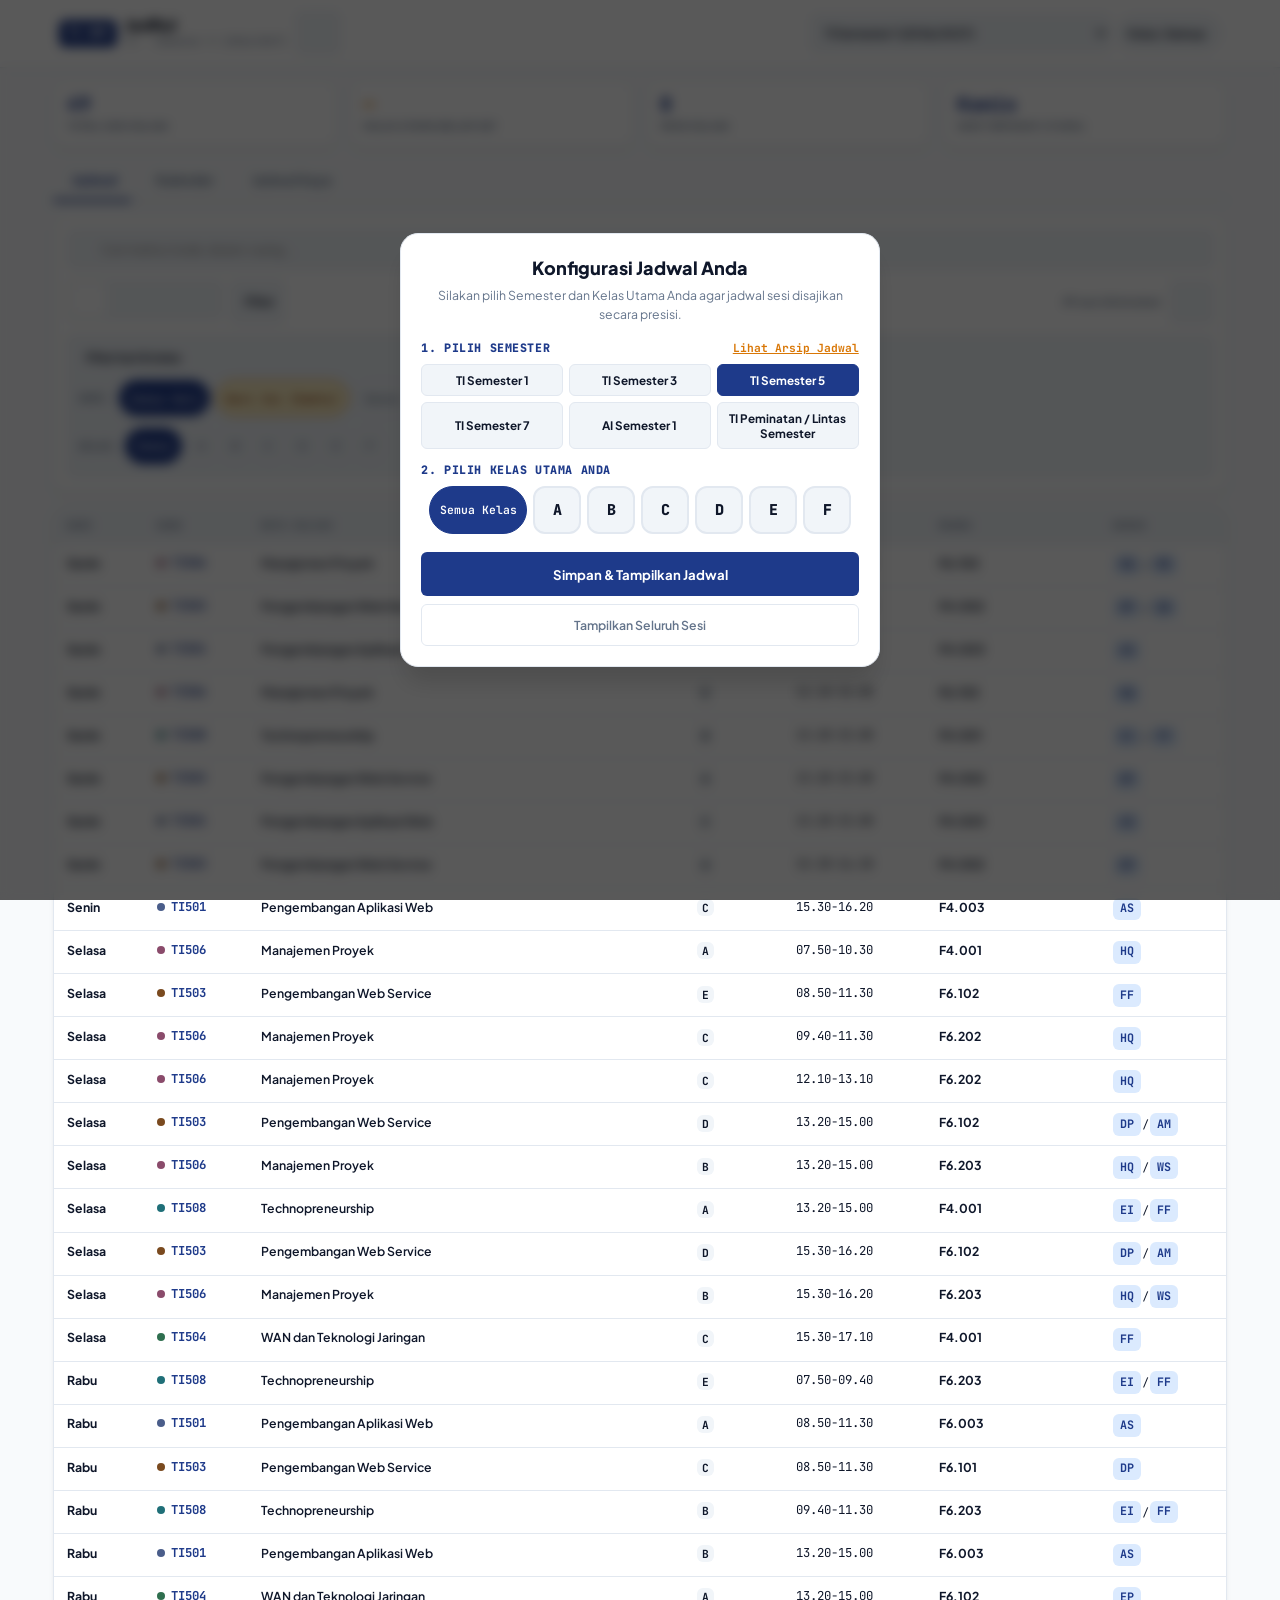
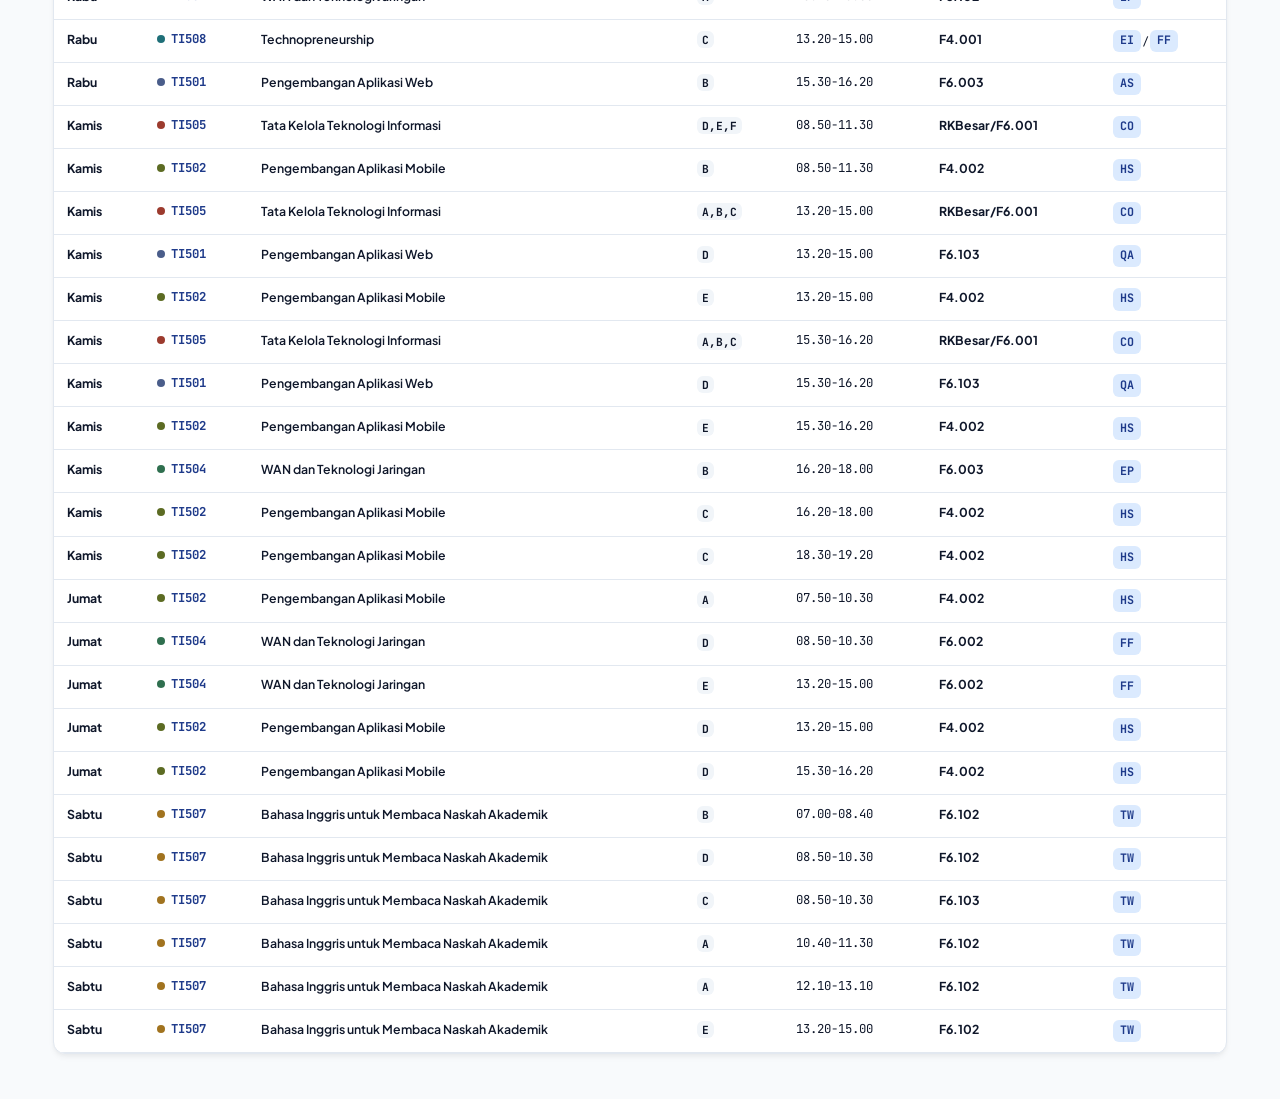
<file: index.html>
<!DOCTYPE html>
<html lang="id" data-theme="light">
<head>
<meta charset="UTF-8">
<meta name="viewport" content="width=device-width, initial-scale=1.0, maximum-scale=1.0">
<title>JadKul — Jadwal Pengajaran TI UMY</title>

<!-- Multi-Style Google Fonts -->
<link rel="preconnect" href="https://fonts.googleapis.com">
<link rel="preconnect" href="https://fonts.gstatic.com" crossorigin>
<link href="https://fonts.googleapis.com/css2?family=Cinzel:wght@500;700;800&family=Fraunces:opsz,wght@9..144,500;9..144,700;9..144,900&family=Fredoka:wght@400;500;600;700&family=Inter:wght@400;500;600;700&family=JetBrains+Mono:wght@400;500;600;700&family=Outfit:wght@400;500;600;700;800&family=Playfair+Display:ital,wght@0,600;0,700;0,800;1,600&family=Plus+Jakarta+Sans:wght@400;500;600;700;800&family=Space+Grotesk:wght@400;500;600;700&display=swap" rel="stylesheet">
<!-- HugeIcons Stroke Rounded — single icon system -->
<link rel="stylesheet" href="https://cdn.hugeicons.com/font/hgi-stroke-rounded.css">

<link rel="stylesheet" href="css/tokens.css?v=port1">
<link rel="stylesheet" href="css/app.css?v=port1">

</head>
<body>

<!-- ═══════════════ APP HEADER ═══════════════ -->
<header class="app-header">
  <div class="header-inner">
    <div class="header-row-main">
      <div class="brand-group">
        <div class="brand-badge">TI UMY</div>
        <div class="brand-title-wrap">
          <span class="brand-title" id="headerLogo">JadKul</span>
          <span class="brand-sub" id="headerMeta">Jadwal Pengajaran TI UMY</span>
        </div>
      </div>
      <div class="menu-wrap">
        <button class="icon-btn icon-only" id="headerMoreBtn" title="Menu lainnya" aria-label="Menu lainnya"><i class="hgi-stroke hgi-more-vertical"></i></button>
        <div class="menu-dropdown" id="headerMoreMenu">
          <div class="menu-label">Tampilan</div>
          <select id="styleSelect" class="select-control" title="Style Theme">
            <option value="default">Default Style</option>
            <option value="playful">Playful Style</option>
            <option value="elegant">Elegant Style</option>
            <option value="minimal">Minimal Style</option>
            <option value="bento">Bento Style</option>
            <option value="formal">Formal Style</option>
            <option value="neumorphism">Neumorphism Style</option>
            <option value="neobrutalism">Neobrutalism Style</option>
            <option value="cyberpunk">Cyberpunk Style</option>
            <option value="glassmorphism">Glassmorphism Style</option>
            <option value="claymorphism">Claymorphism Style</option>
            <option value="terminal">Retro Terminal Style</option>
            <option value="nordic">Nordic Style</option>
            <option value="y2k">Y2K Retro Style</option>
            <option value="paper">Paper Journal Style</option>
          </select>
          <div class="theme-toggle-group" style="margin-top:0.3rem;">
            <button class="theme-btn" data-theme="light" title="Light Mode"><i class="hgi-stroke hgi-sun-01"></i></button>
            <button class="theme-btn" data-theme="dark" title="Dark Mode"><i class="hgi-stroke hgi-moon-01"></i></button>
            <button class="theme-btn" data-theme="system" title="System Preference"><i class="hgi-stroke hgi-computer-phone-sync"></i></button>
          </div>
          <div class="menu-divider"></div>
          <div class="menu-label">Sumber</div>
          <a href="https://github.com/yuumuu/jadwal-kuliah" target="_blank" rel="noopener noreferrer" class="menu-item"><i class="hgi-stroke hgi-github"></i>Repository GitHub</a>
          <a href="https://instagram.com/haidaryuum" target="_blank" rel="noopener noreferrer" class="menu-item"><i class="hgi-stroke hgi-instagram"></i>Instagram @haidaryuum</a>
          <a href="docs/" class="menu-item"><i class="hgi-stroke hgi-book-open-01"></i>Dokumentasi</a>
        </div>
      </div>
    </div>
    <div class="header-row-sub">
      <select id="semesterSelect" class="select-control" title="Pilih Semester"></select>
      <button class="edit-class-btn" id="editMainClassBtn" title="Ganti kelas utama">
        <span>Kelas: <strong id="mainClassLabel">Semua</strong></span>
        <i class="hgi-stroke hgi-edit-02"></i>
      </button>
    </div>
  </div>
</header>

<!-- ═══════════════ STAT STRIP ═══════════════ -->
<div class="stat-container" id="statStrip">
  <div class="stat-grid" id="statGrid"></div>
</div>

<!-- ═══════════════ MAIN APP CONTAINER ═══════════════ -->
<main id="appMain" class="app-container">
  <nav class="tabs-nav">
    <button class="tab-btn active" data-tab="schedule">
      <i class="hgi-stroke hgi-table-01"></i>
      Jadwal
    </button>
    <button class="tab-btn" data-tab="calendar">
      <i class="hgi-stroke hgi-calendar-03"></i>
      Kalender
    </button>
    <button class="tab-btn" data-tab="myschedule">
      <i class="hgi-stroke hgi-calendar-favorite-01"></i>
      Jadwal Saya
    </button>
  </nav>

  <!-- ── SCHEDULE PANEL ── -->
  <section id="schedulePanel" class="view-panel active">
    <div class="toolbar-card">  
      <div class="search-box">
        <span class="search-icon"><i class="hgi-stroke hgi-search-01"></i></span>
        <input type="text" id="searchInput" placeholder="Cari matkul, kode, dosen, ruang...">
      </div>
      <div class="toolbar-controls-row">
        <div class="view-subtabs" id="scheduleViewTabs">
          <button class="view-btn active" data-view="table" title="Tampilan Tabel"><i class="hgi-stroke hgi-table-01"></i></button>
          <button class="view-btn" data-view="grid" title="Tampilan Grid"><i class="hgi-stroke hgi-grid-view"></i></button>
          <button class="view-btn" data-view="list" title="Tampilan Daftar"><i class="hgi-stroke hgi-menu-11"></i></button>
          <button class="view-btn" data-view="timeline" title="Tampilan Timeline"><i class="hgi-stroke hgi-timer-01"></i></button>
        </div>
        <button class="icon-btn" id="scheduleFilterToggle" aria-expanded="false"><i class="hgi-stroke hgi-filter-horizontal"></i>Filter <span class="filter-badge" id="scheduleFilterBadge" style="display:none">0</span></button>
        <div class="action-menu-row">
          <span id="scheduleCount" style="font-size:0.76rem;color:var(--text-muted);font-weight:600;">0 sesi</span>
          <div class="menu-wrap">
            <button class="icon-btn icon-only" id="scheduleActionsBtn" title="Aksi lainnya" aria-label="Aksi lainnya"><i class="hgi-stroke hgi-more-vertical"></i></button>
            <div class="menu-dropdown" id="scheduleActionsMenu">
              <button class="menu-item" id="printScheduleBtn"><i class="hgi-stroke hgi-printer"></i>Cetak / PDF</button>
              <button class="menu-item" id="copySummaryBtn"><i class="hgi-stroke hgi-copy-01"></i>Salin Ringkasan</button>
            </div>
          </div>
        </div>
      </div>
      <details class="filter-details" id="scheduleFilterDetails">
        <summary><i class="hgi-stroke hgi-filter-horizontal"></i>Filter hari & kelas <span class="filter-badge" id="scheduleFilterBadge2" style="display:none">0</span></summary>
        <div class="filter-details-body">
          <div class="filter-group">
            <span class="filter-label">Hari:</span>
            <div class="chip-group" id="dayFilter"></div>
          </div>
          <div class="filter-group">
            <span class="filter-label">Kelas:</span>
            <div class="chip-group" id="classFilter"></div>
          </div>
        </div>
      </details>
    </div>

    <div class="print-header">
      <h2 id="printTitle">Jadwal Kuliah Teknologi Informasi UMY</h2>
      <p id="printMeta">Semester Gasal 2026/2027</p>
    </div>

    <div id="scheduleContainer"></div>
  </section>

  <!-- ── CALENDAR PANEL ── -->
  <section id="calendarPanel" class="view-panel">
    <div class="toolbar-card">
      <div class="toolbar-controls-row">
        <div class="cal-nav-title" id="calCurrentMonthLabel" style="font-weight:800;font-size:0.85rem;">Bulan Semester</div>
        <div class="action-menu-row">
          <button class="icon-btn icon-only" id="calPrevBtn" title="Bulan sebelumnya" aria-label="Bulan sebelumnya"><i class="hgi-stroke hgi-arrow-left-01"></i></button>
          <button class="icon-btn" id="calTodayBtn">Bulan Ini</button>
          <button class="icon-btn icon-only" id="calNextBtn" title="Bulan berikutnya" aria-label="Bulan berikutnya"><i class="hgi-stroke hgi-arrow-right-01"></i></button>
          <div class="menu-wrap">
            <button class="icon-btn icon-only" id="calActionsBtn" title="Opsi kalender" aria-label="Opsi kalender"><i class="hgi-stroke hgi-more-vertical"></i></button>
            <div class="menu-dropdown" id="calActionsMenu">
              <button class="menu-item" id="calAllBtn"><i class="hgi-stroke hgi-calendar-03"></i>Semua Bulan</button>
            </div>
          </div>
        </div>
      </div>
      <details class="filter-details" id="calFilterDetails">
        <summary><i class="hgi-stroke hgi-filter-horizontal"></i>Filter kelas kalender</summary>
        <div class="filter-details-body">
          <div class="filter-group">
            <span class="filter-label">Kelas:</span>
            <div class="chip-group" id="classFilterCal"></div>
          </div>
        </div>
      </details>
    </div>

    <div id="calendarContainer"></div>
  </section>

  <!-- ── JADWAL SAYA PANEL (BARU) ── -->
  <section id="myschedulePanel" class="view-panel">
    <div class="toolbar-card">
      <button class="btn-primary-action" id="editMyClassesBtn"><i class="hgi-stroke hgi-settings-01"></i>Atur Kelas per Matkul</button>
      <div class="toolbar-controls-row">
        <span id="myScheduleCount" style="font-size:0.76rem;color:var(--text-muted);font-weight:600;">0 sesi</span>
        <div class="action-menu-row">
          <div class="menu-wrap">
            <button class="icon-btn icon-only" id="myScheduleActionsBtn" title="Aksi lainnya" aria-label="Aksi lainnya"><i class="hgi-stroke hgi-more-vertical"></i></button>
            <div class="menu-dropdown" id="myScheduleActionsMenu">
              <button class="menu-item" id="printMyScheduleBtn"><i class="hgi-stroke hgi-printer"></i>Cetak / PDF</button>
              <button class="menu-item" id="copyMyScheduleSummaryBtn"><i class="hgi-stroke hgi-copy-01"></i>Salin Ringkasan</button>
              <div class="menu-divider"></div>
              <button class="menu-item" id="resetMyClassesBtn"><i class="hgi-stroke hgi-delete-02"></i>Reset Pilihan</button>
            </div>
          </div>
        </div>
      </div>
    </div>

    <div class="print-header">
      <h2 id="printMyTitle">Jadwal Saya — Teknologi Informasi UMY</h2>
      <p id="printMyMeta">Semester Gasal 2026/2027</p>
    </div>

    <div id="myScheduleContainer"></div>
  </section>
</main>

<!-- ═══════════════ UNIFIED WELCOME / POP-UP MODAL (REQS 1 & 5) ═══════════════ -->
<div id="welcomeModal" class="modal-overlay" style="display:none">
  <div class="modal-card">
    <h3 class="modal-title">Konfigurasi Jadwal Anda</h3>
    <p class="modal-desc">Silakan pilih Semester dan Kelas Utama Anda agar jadwal sesi disajikan secara presisi.</p>
    
    <div class="modal-section-title">
      <span>1. Pilih Semester</span>
      <button class="archive-toggle-btn" id="modalArchiveToggleBtn">Lihat Arsip Jadwal</button>
    </div>
    
    <!-- Active Semesters Grid -->
    <div class="modal-grid-options" id="modalSemOptionsActive"></div>

    <!-- Archive Semesters Grid (Collapsible) -->
    <div id="modalSemOptionsArchiveWrap" style="display:none; margin-bottom:0.85rem; background:var(--bg-subtle); padding:0.6rem; border-radius:var(--radius-sm); border:1px dashed var(--border-strong);">
      <div style="font-size:0.72rem; font-weight:700; color:var(--text-muted); margin-bottom:0.4rem; font-family:var(--font-mono);">📁 ARSIP JADWAL (LAMA):</div>
      <div class="modal-grid-options" id="modalSemOptionsArchive" style="margin-bottom:0;"></div>
    </div>

    <div class="modal-section-title">2. Pilih Kelas Utama Anda</div>
    <div class="modal-chip-grid" id="modalClassChips"></div>

    <button class="btn-primary" id="welcomeModalSave">Simpan & Tampilkan Jadwal</button>
    <button class="btn-secondary" id="welcomeModalSkip">Tampilkan Seluruh Sesi</button>
  </div>
</div>

<!-- ═══════════════ JADWAL SAYA: MODAL PILIH KELAS PER MATKUL (BARU) ═══════════════ -->
<div id="myClassesModal" class="modal-overlay" style="display:none">
  <div class="modal-card">
    <h3 class="modal-title">Atur Kelas per Mata Kuliah</h3>
    <p class="modal-desc">Pilih kelas yang Anda ambil untuk masing-masing mata kuliah. Setiap matkul bisa punya kelas yang berbeda.</p>
    <div class="modal-matkul-list" id="myClassesMatkulList"></div>
    <button class="btn-primary" id="myClassesModalSave">Simpan</button>
    <button class="btn-secondary" id="myClassesModalClose">Tutup</button>
  </div>
</div>

<!-- ═══════════════ DATE DETAIL MODAL ═══════════════ -->
<div id="dateDetailModal" class="modal-overlay" style="display:none">
  <div class="modal-card">
    <h3 class="modal-title" id="dateModalTitle">Detail Tanggal</h3>
    <div id="dateModalContent" style="margin-top: 0.85rem;"></div>
    <button class="btn-secondary" style="margin-top: 1rem;" onclick="document.getElementById('dateDetailModal').style.display='none'">Tutup</button>
  </div>
</div>

<!-- ═══════════════ LECTURER DETAIL MODAL (POIN 5) ═══════════════ -->
<div id="lecturerModal" class="modal-overlay" style="display:none">
  <div class="modal-card">
    <h3 class="modal-title" id="lecturerModalTitle">Detail Pengampu Dosen</h3>
    <div id="lecturerModalContent" style="margin-top: 0.85rem;"></div>
    <button class="btn-secondary" style="margin-top: 1rem;" onclick="document.getElementById('lecturerModal').style.display='none'">Tutup</button>
  </div>
</div>


<script src="js/app.js?v=port1" defer></script>
</body>
</html>
</file>
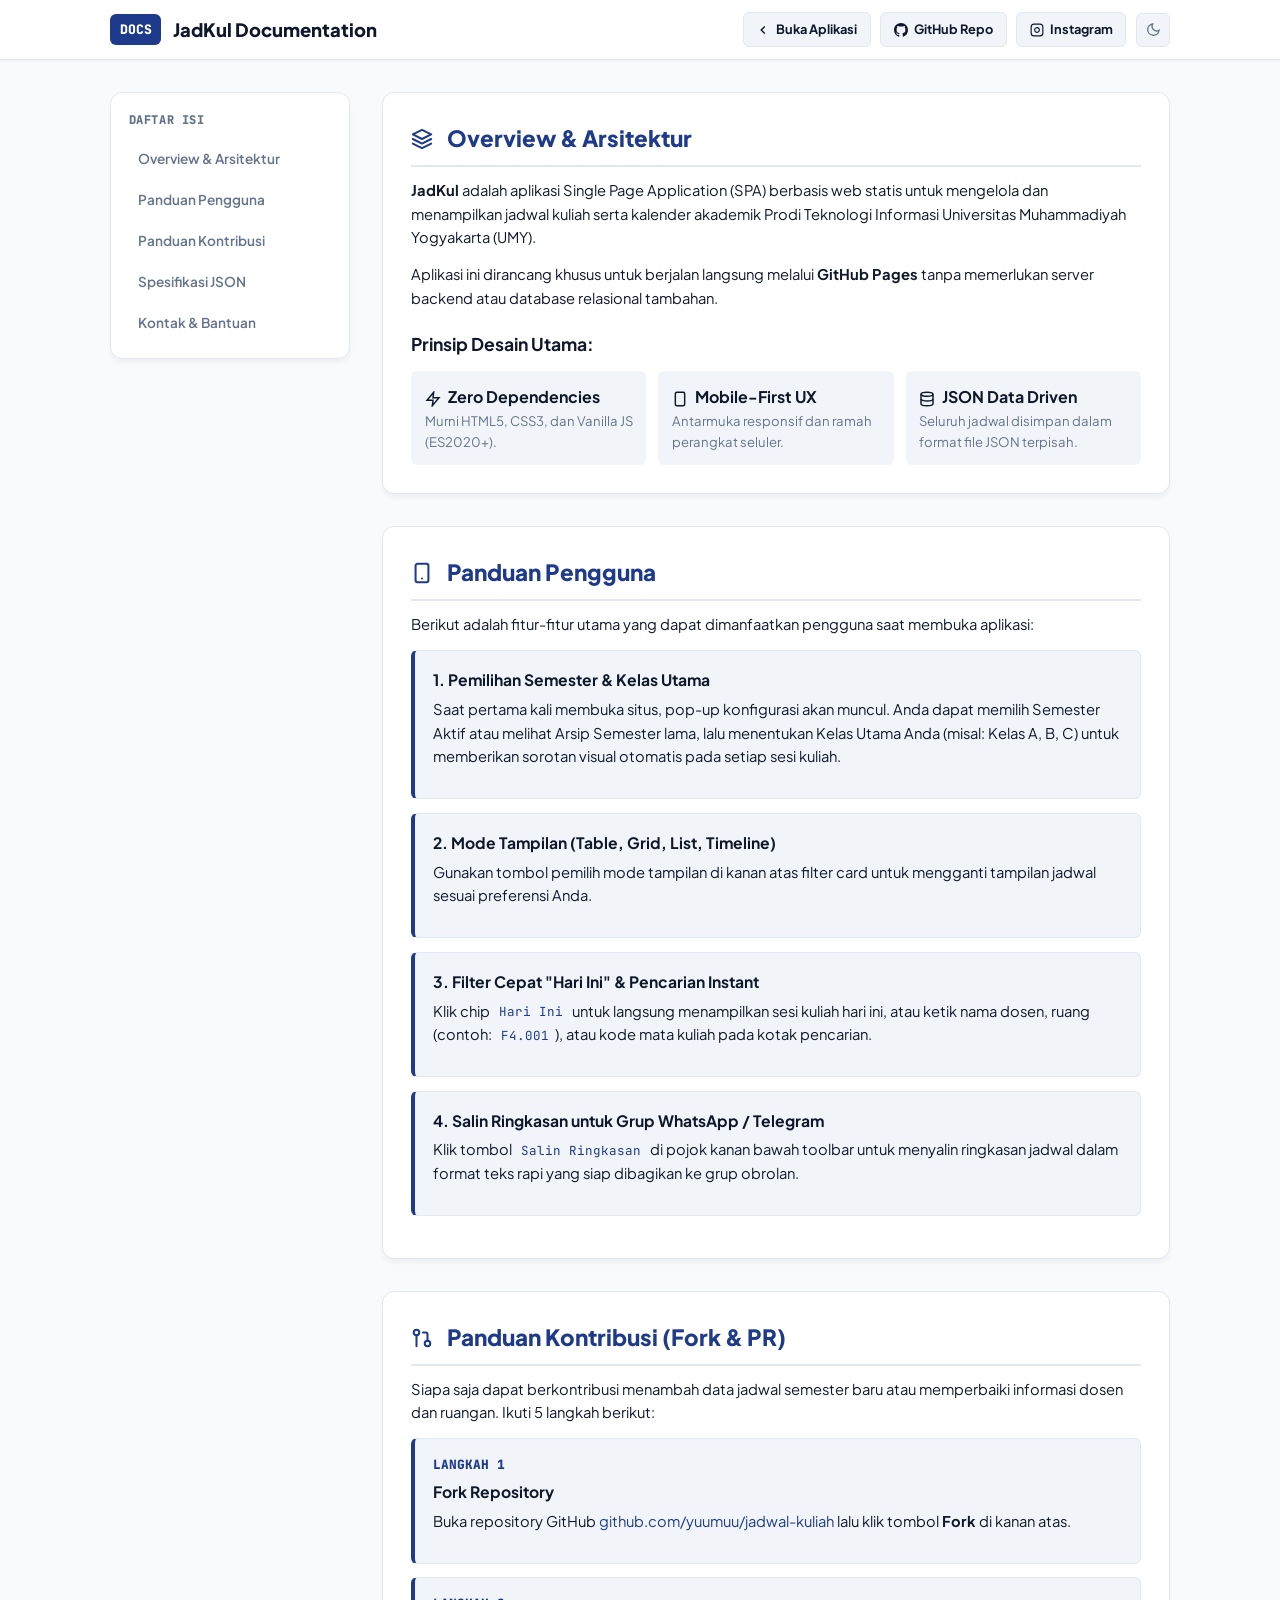
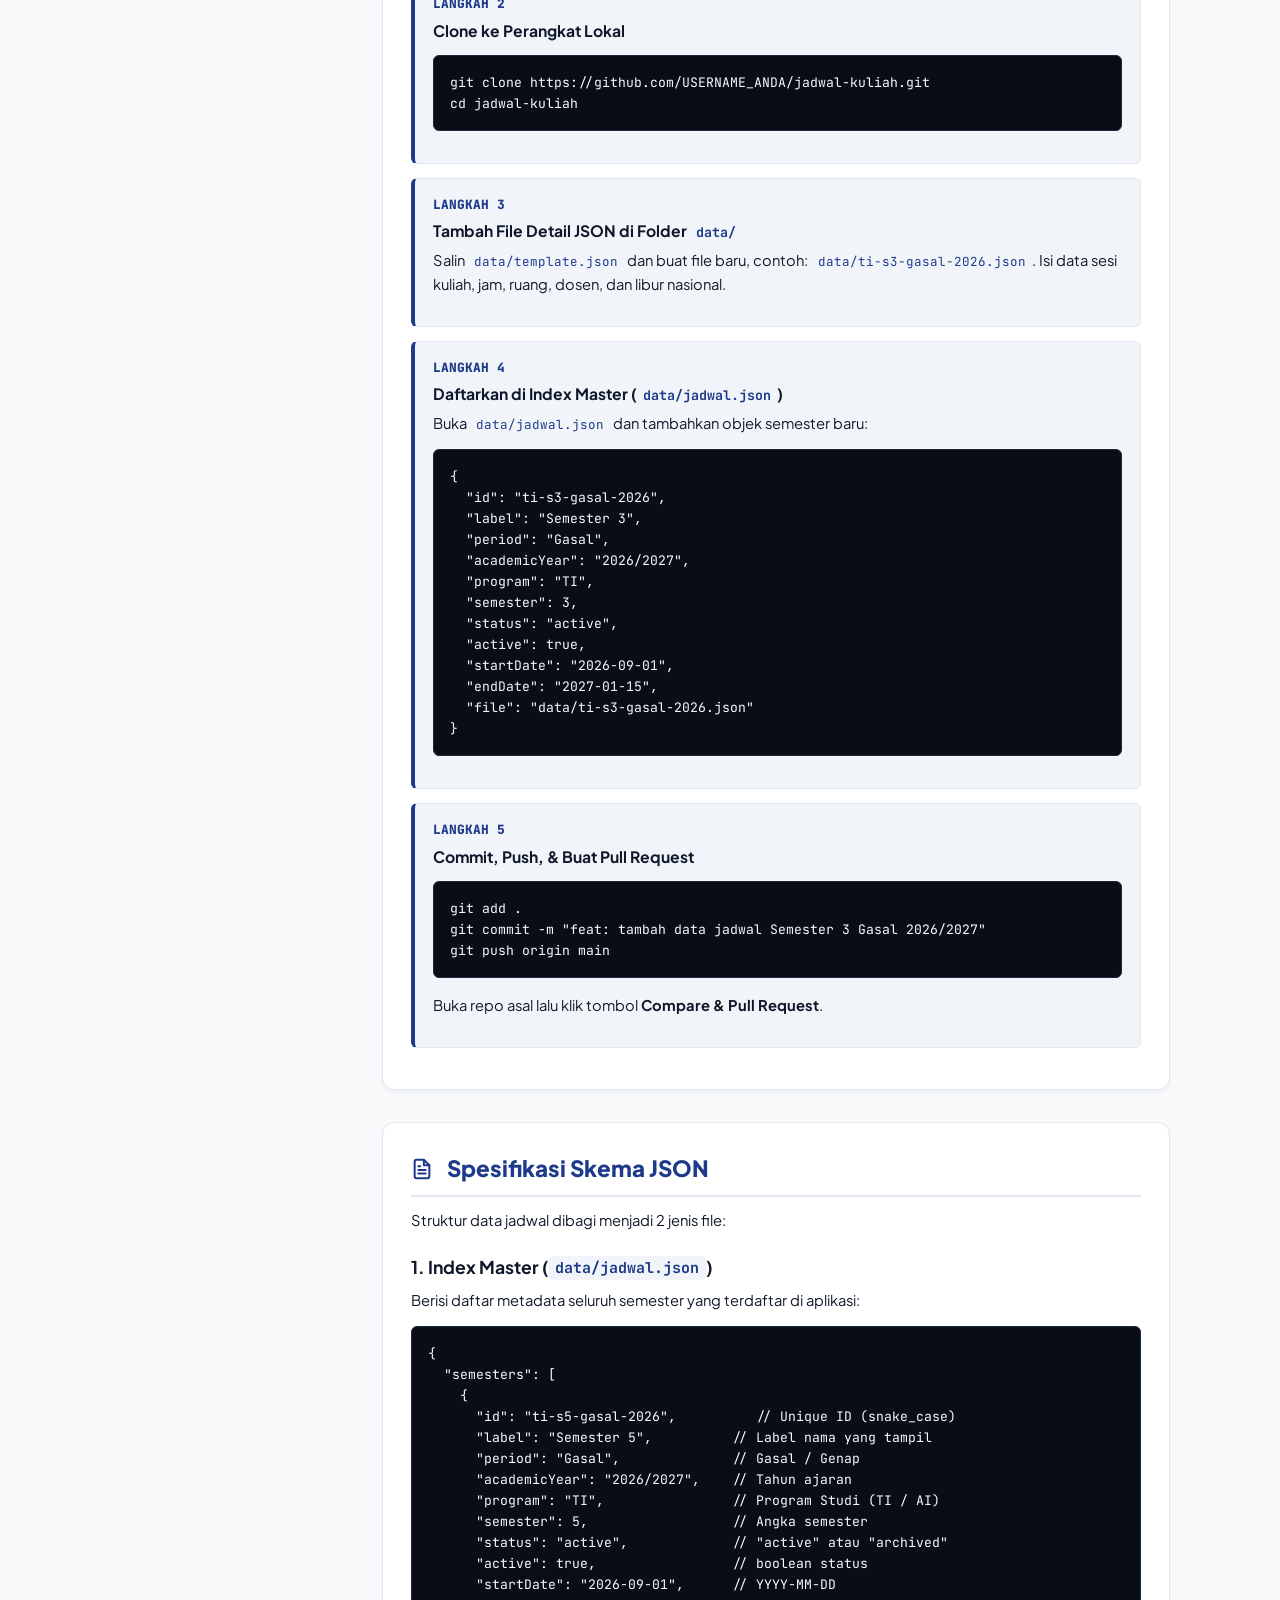
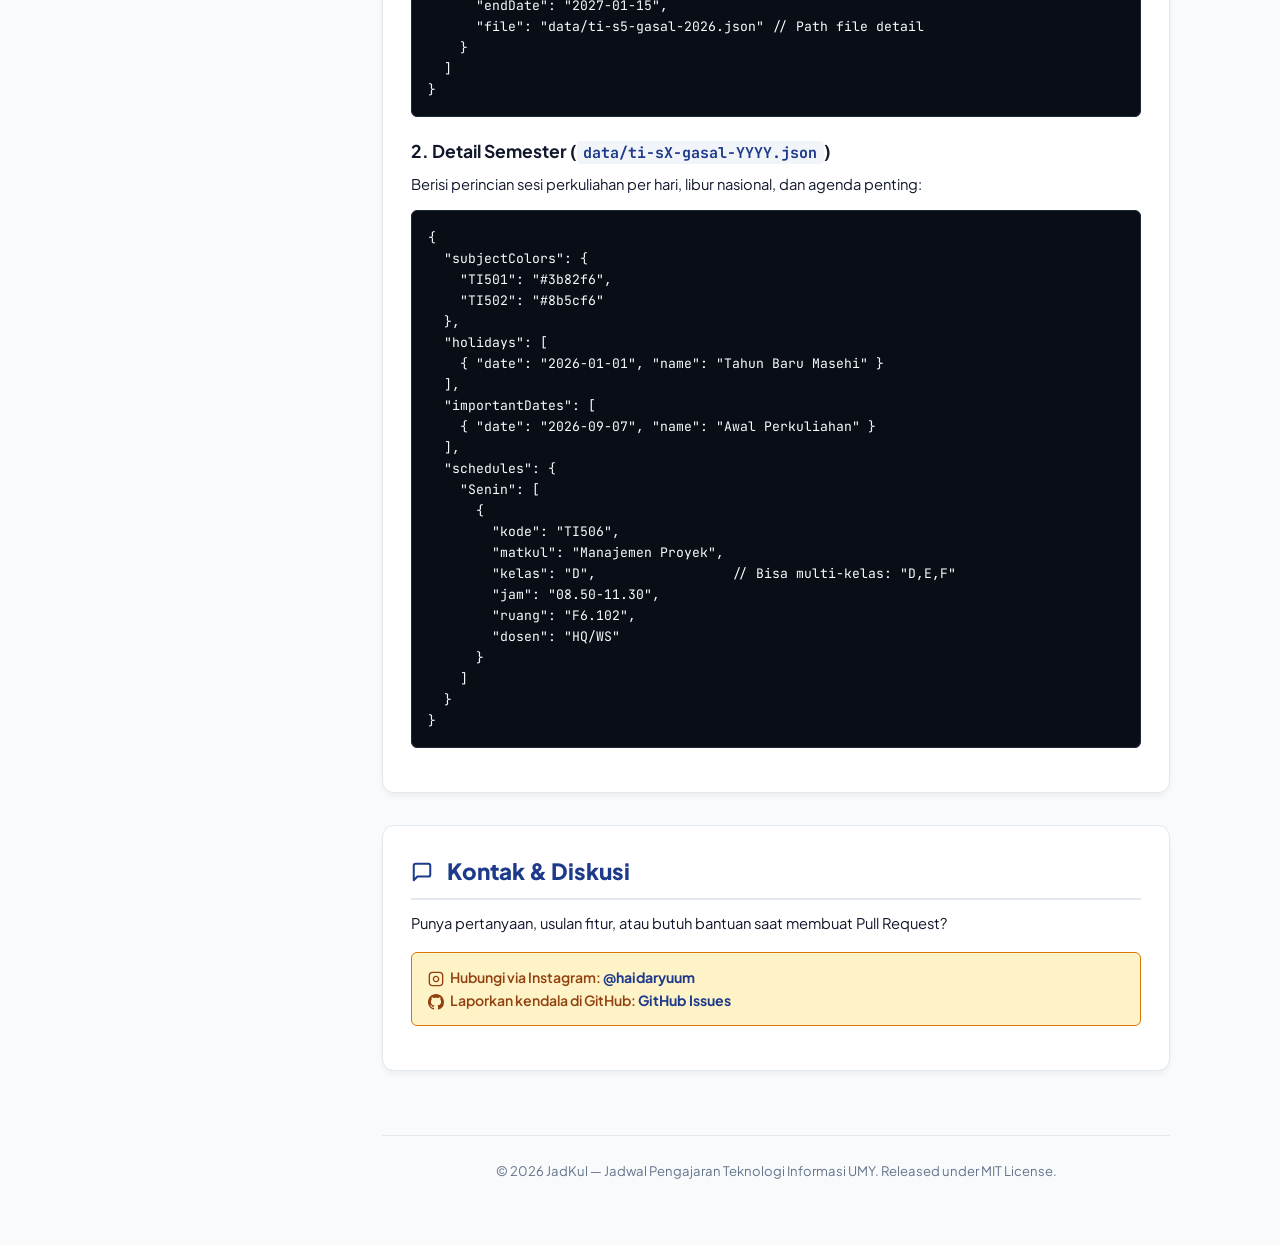
<file: docs/index.html>
<!DOCTYPE html>
<html lang="id" data-theme="light">
<head>
<meta charset="UTF-8">
<meta name="viewport" content="width=device-width, initial-scale=1.0">
<title>Dokumentasi & Panduan Kontribusi — JadKul TI UMY</title>

<!-- Multi-Style Google Fonts -->
<link rel="preconnect" href="https://fonts.googleapis.com">
<link rel="preconnect" href="https://fonts.gstatic.com" crossorigin>
<link href="https://fonts.googleapis.com/css2?family=Cinzel:wght@500;700;800&family=Fraunces:opsz,wght@9..144,500;9..144,700;9..144,900&family=Fredoka:wght@400;500;600;700&family=Inter:wght@400;500;600;700&family=JetBrains+Mono:wght@400;500;600;700&family=Outfit:wght@400;500;600;700;800&family=Playfair+Display:ital,wght@0,600;0,700;0,800;1,600&family=Plus+Jakarta+Sans:wght@400;500;600;700;800&family=Space+Grotesk:wght@400;500;600;700&display=swap" rel="stylesheet">

<style>
/* ═══════════════════════════════════════════════════════════════
   DESIGN SYSTEM & TOKENS (MATCHING MAIN APP)
   ═══════════════════════════════════════════════════════════════ */
:root {
  --font-body: 'Plus Jakarta Sans', system-ui, sans-serif;
  --font-heading: 'Plus Jakarta Sans', system-ui, sans-serif;
  --font-mono: 'JetBrains Mono', monospace;

  --bg-main: #f8fafc;
  --bg-card: #ffffff;
  --bg-subtle: #f1f5f9;
  --bg-hover: #e2e8f0;

  --border-color: #e2e8f0;
  --border-strong: #cbd5e1;

  --text-main: #0f172a;
  --text-muted: #64748b;

  --primary: #1e3a8a;
  --primary-light: #dbeafe;
  --primary-text: #1e40af;

  --accent: #d97706;
  --accent-light: #fef3c7;
  --accent-text: #92400e;

  --radius-sm: 6px;
  --radius-md: 12px;
  --radius-lg: 18px;

  --shadow-sm: 0 1px 2px rgba(0, 0, 0, 0.05);
  --shadow-card: 0 4px 6px -1px rgba(0, 0, 0, 0.05);
  --shadow-hover: 0 10px 15px -3px rgba(0, 0, 0, 0.08);

  --transition-main: 0.25s cubic-bezier(0.4, 0, 0.2, 1);
}

[data-theme="dark"] {
  --bg-main: #0b0f19;
  --bg-card: #151c2c;
  --bg-subtle: #1e293b;
  --bg-hover: #334155;

  --border-color: #1e293b;
  --border-strong: #334155;

  --text-main: #f8fafc;
  --text-muted: #94a3b8;

  --primary: #3b82f6;
  --primary-light: rgba(59, 130, 246, 0.15);
  --primary-text: #60a5fa;

  --accent: #f59e0b;
  --accent-light: rgba(245, 158, 11, 0.15);
  --accent-text: #fbbf24;
}

*, *::before, *::after { box-sizing: border-box; margin: 0; padding: 0; }
body {
  background-color: var(--bg-main);
  color: var(--text-main);
  font-family: var(--font-body);
  line-height: 1.6;
  transition: background-color var(--transition-main), color var(--transition-main);
}
h1, h2, h3, h4, h5, h6 { font-family: var(--font-heading); color: var(--text-main); }
a { color: var(--primary); text-decoration: none; }
a:hover { text-decoration: underline; }

/* HEADER */
.docs-header {
  background: var(--bg-card);
  border-bottom: 1px solid var(--border-color);
  position: sticky; top: 0; z-index: 100;
  backdrop-filter: blur(8px);
  box-shadow: var(--shadow-sm);
}
.header-inner {
  max-width: 1100px; margin: 0 auto;
  padding: 0.75rem 1.25rem;
  display: flex; align-items: center; justify-content: space-between; gap: 1rem;
}
.brand-group { display: flex; align-items: center; gap: 0.75rem; }
.brand-badge {
  background: var(--primary); color: #ffffff;
  font-weight: 800; font-size: 0.82rem; padding: 0.3rem 0.6rem;
  border-radius: var(--radius-sm); font-family: var(--font-mono);
}
.brand-title { font-weight: 800; font-size: 1.15rem; }
.nav-actions { display: flex; align-items: center; gap: 0.6rem; }
.nav-link-btn {
  background: var(--bg-subtle); border: 1px solid var(--border-color);
  color: var(--text-main); padding: 0.4rem 0.8rem; border-radius: var(--radius-sm);
  font-size: 0.8rem; font-weight: 700; display: inline-flex; align-items: center; gap: 0.35rem;
  transition: all var(--transition-main);
}
.nav-link-btn:hover { background: var(--primary); color: #ffffff; border-color: var(--primary); }

.theme-btn {
  border: 1px solid var(--border-color); background: var(--bg-subtle);
  color: var(--text-muted); width: 34px; height: 34px; border-radius: var(--radius-sm);
  cursor: pointer; display: flex; align-items: center; justify-content: center;
}
.theme-btn svg { width: 16px; height: 16px; }

/* CONTAINER & LAYOUT */
.docs-container {
  max-width: 1100px; margin: 0 auto;
  padding: 2rem 1.25rem 4rem;
  display: grid; grid-template-columns: 240px 1fr; gap: 2rem;
}
@media (max-width: 860px) {
  .docs-container { grid-template-columns: 1fr; }
  .docs-sidebar { display: none; }
}

/* SIDEBAR NAV */
.docs-sidebar {
  position: sticky; top: 4.5rem; align-self: start;
  background: var(--bg-card); border: 1px solid var(--border-color);
  border-radius: var(--radius-md); padding: 1.1rem; box-shadow: var(--shadow-card);
}
.sidebar-title {
  font-size: 0.75rem; font-weight: 800; text-transform: uppercase;
  letter-spacing: 0.05em; color: var(--text-muted); font-family: var(--font-mono); margin-bottom: 0.75rem;
}
.sidebar-menu { list-style: none; display: flex; flex-direction: column; gap: 0.4rem; }
.sidebar-menu a {
  font-size: 0.85rem; font-weight: 600; color: var(--text-muted);
  padding: 0.4rem 0.6rem; border-radius: var(--radius-sm); display: block;
  transition: all var(--transition-main);
}
.sidebar-menu a:hover { background: var(--bg-subtle); color: var(--primary); text-decoration: none; }

/* CONTENT MAIN */
.docs-content { display: flex; flex-direction: column; gap: 2rem; }
.docs-section {
  background: var(--bg-card); border: 1px solid var(--border-color);
  border-radius: var(--radius-md); padding: 1.75rem; box-shadow: var(--shadow-card);
}
.docs-section h2 {
  font-size: 1.4rem; font-weight: 800; margin-bottom: 0.75rem;
  border-bottom: 2px solid var(--border-color); padding-bottom: 0.5rem;
  display: flex; align-items: center; gap: 0.5rem; color: var(--primary);
}
.docs-section h3 { font-size: 1.1rem; font-weight: 700; margin: 1.25rem 0 0.5rem; }
.docs-section p { font-size: 0.92rem; color: var(--text-main); margin-bottom: 0.85rem; }

/* STEPS CARDS */
.step-card {
  background: var(--bg-subtle); border: 1px solid var(--border-color);
  border-left: 4px solid var(--primary); border-radius: var(--radius-sm);
  padding: 1rem 1.1rem; margin-bottom: 0.85rem;
}
.step-number {
  font-family: var(--font-mono); font-weight: 800; font-size: 0.8rem;
  color: var(--primary); text-transform: uppercase; margin-bottom: 0.2rem;
}
.step-title { font-weight: 700; font-size: 0.98rem; margin-bottom: 0.35rem; }

/* CODE BLOCKS */
pre {
  background: #090d16; color: #f8fafc; font-family: var(--font-mono);
  font-size: 0.82rem; padding: 1rem; border-radius: var(--radius-sm);
  overflow-x: auto; margin: 0.75rem 0 1rem; border: 1px solid #1e293b;
}
code { font-family: var(--font-mono); background: var(--bg-subtle); color: var(--primary); padding: 0.15rem 0.4rem; border-radius: 4px; font-size: 0.85em; }

/* ALERT BOX */
.alert-box {
  background: var(--accent-light); color: var(--accent-text); border: 1px solid var(--accent);
  border-radius: var(--radius-sm); padding: 0.85rem 1rem; font-size: 0.88rem; margin: 1rem 0; font-weight: 600;
}

/* FOOTER */
.docs-footer {
  text-align: center; font-size: 0.82rem; color: var(--text-muted);
  border-top: 1px solid var(--border-color); padding-top: 1.5rem; margin-top: 2rem;
}
</style>
</head>
<body>

<!-- ═══════════════ HEADER ═══════════════ -->
<header class="docs-header">
  <div class="header-inner">
    <div class="brand-group">
      <div class="brand-badge">DOCS</div>
      <span class="brand-title">JadKul Documentation</span>
    </div>
    <div class="nav-actions">
      <a href="../" class="nav-link-btn">
        <svg width="14" height="14" viewBox="0 0 24 24" fill="none" stroke="currentColor" stroke-width="2.5"><path d="m15 18-6-6 6-6"/></svg>
        Buka Aplikasi
      </a>
      <a href="https://github.com/yuumuu/jadwal-kuliah" target="_blank" rel="noopener noreferrer" class="nav-link-btn">
        <svg width="14" height="14" viewBox="0 0 24 24" fill="currentColor"><path d="M12 0C5.37 0 0 5.37 0 12c0 5.31 3.435 9.795 8.205 11.385.6.105.825-.255.825-.57 0-.285-.015-1.23-.015-2.235-3.015.555-3.795-.735-4.035-1.41-.135-.345-.72-1.41-1.23-1.695-.42-.225-1.02-.78-.015-.795.945-.015 1.62.87 1.845 1.23 1.08 1.815 2.805 1.305 3.495.99.105-.78.42-1.305.765-1.605-2.67-.3-5.46-1.335-5.46-5.925 0-1.305.465-2.385 1.23-3.225-.12-.3-.54-1.53.12-3.18 0 0 1.005-.315 3.3 1.23.96-.27 1.98-.405 3-.405s2.04.135 3 .405c2.295-1.56 3.3-1.23 3.3-1.23.66 1.65.24 2.88.12 3.18.765.84 1.23 1.905 1.23 3.225 0 4.605-2.805 5.625-5.475 5.925.435.375.81 1.095.81 2.22 0 1.605-.015 2.895-.015 3.3 0 .315.225.69.825.57A12.02 12.02 0 0 0 24 12c0-6.63-5.37-12-12-12z"/></svg>
        GitHub Repo
      </a>
      <a href="https://instagram.com/haidaryuum" target="_blank" rel="noopener noreferrer" class="nav-link-btn">
        <svg width="14" height="14" viewBox="0 0 24 24" fill="none" stroke="currentColor" stroke-width="2"><rect width="20" height="20" x="2" y="2" rx="5" ry="5"/><path d="M16 11.37A4 4 0 1 1 12.63 8 4 4 0 0 1 16 11.37z"/><line x1="17.5" x2="17.51" y1="6.5" y2="6.5"/></svg>
        Instagram
      </a>
      <button class="theme-btn" id="docsThemeBtn" title="Toggle Mode">
        <svg viewBox="0 0 24 24" fill="none" stroke="currentColor" stroke-width="2"><path d="M21 12.5A8.5 8.5 0 1 1 11.5 3a7 7 0 0 0 9.5 9.5Z"/></svg>
      </button>
    </div>
  </div>
</header>

<!-- ═══════════════ MAIN CONTAINER ═══════════════ -->
<div class="docs-container">
  <!-- SIDEBAR NAVIGATION -->
  <aside class="docs-sidebar">
    <div class="sidebar-title">Daftar Isi</div>
    <ul class="sidebar-menu">
      <li><a href="#overview">Overview & Arsitektur</a></li>
      <li><a href="#user-guide">Panduan Pengguna</a></li>
      <li><a href="#contribute">Panduan Kontribusi</a></li>
      <li><a href="#schema">Spesifikasi JSON</a></li>
      <li><a href="#contact">Kontak & Bantuan</a></li>
    </ul>
  </aside>

  <!-- MAIN DOCUMENTATION CONTENT -->
  <main class="docs-content">
    <!-- OVERVIEW -->
    <section id="overview" class="docs-section">
      <h2><svg width="22" height="22" viewBox="0 0 24 24" fill="none" stroke="currentColor" stroke-width="2.2" stroke-linecap="round" stroke-linejoin="round" style="vertical-align:middle; margin-right:6px;"><path d="M12 2L2 7l10 5 10-5-10-5zM2 17l10 5 10-5M2 12l10 5 10-5"/></svg> Overview & Arsitektur</h2>
      <p><strong>JadKul</strong> adalah aplikasi Single Page Application (SPA) berbasis web statis untuk mengelola dan menampilkan jadwal kuliah serta kalender akademik Prodi Teknologi Informasi Universitas Muhammadiyah Yogyakarta (UMY).</p>
      <p>Aplikasi ini dirancang khusus untuk berjalan langsung melalui <strong>GitHub Pages</strong> tanpa memerlukan server backend atau database relasional tambahan.</p>
      
      <h3>Prinsip Desain Utama:</h3>
      <div style="display:grid; grid-template-columns:repeat(auto-fit, minmax(200px, 1fr)); gap:0.75rem; margin-top:0.75rem;">
        <div style="background:var(--bg-subtle); padding:0.85rem; border-radius:var(--radius-sm);">
          <strong><svg width="16" height="16" viewBox="0 0 24 24" fill="none" stroke="currentColor" stroke-width="2.2" style="vertical-align:middle; margin-right:4px;"><polygon points="13 2 3 14 12 14 11 22 21 10 12 10 13 2"/></svg> Zero Dependencies</strong>
          <p style="font-size:0.82rem; color:var(--text-muted); margin:0;">Murni HTML5, CSS3, dan Vanilla JS (ES2020+).</p>
        </div>
        <div style="background:var(--bg-subtle); padding:0.85rem; border-radius:var(--radius-sm);">
          <strong><svg width="16" height="16" viewBox="0 0 24 24" fill="none" stroke="currentColor" stroke-width="2.2" style="vertical-align:middle; margin-right:4px;"><rect x="5" y="2" width="14" height="20" rx="2" ry="2"/><line x1="12" y1="18" x2="12.01" y2="18"/></svg> Mobile-First UX</strong>
          <p style="font-size:0.82rem; color:var(--text-muted); margin:0;">Antarmuka responsif dan ramah perangkat seluler.</p>
        </div>
        <div style="background:var(--bg-subtle); padding:0.85rem; border-radius:var(--radius-sm);">
          <strong><svg width="16" height="16" viewBox="0 0 24 24" fill="none" stroke="currentColor" stroke-width="2.2" style="vertical-align:middle; margin-right:4px;"><ellipse cx="12" cy="5" rx="9" ry="3"/><path d="M21 12c0 1.66-4 3-9 3s-9-1.34-9-3"/><path d="M3 5v14c0 1.66 4 3 9 3s9-1.34 9-3V5"/></svg> JSON Data Driven</strong>
          <p style="font-size:0.82rem; color:var(--text-muted); margin:0;">Seluruh jadwal disimpan dalam format file JSON terpisah.</p>
        </div>
      </div>
    </section>

    <!-- USER GUIDE -->
    <section id="user-guide" class="docs-section">
      <h2><svg width="22" height="22" viewBox="0 0 24 24" fill="none" stroke="currentColor" stroke-width="2.2" stroke-linecap="round" stroke-linejoin="round" style="vertical-align:middle; margin-right:6px;"><rect x="5" y="2" width="14" height="20" rx="2" ry="2"/><line x1="12" y1="18" x2="12.01" y2="18"/></svg> Panduan Pengguna</h2>
      <p>Berikut adalah fitur-fitur utama yang dapat dimanfaatkan pengguna saat membuka aplikasi:</p>
      
      <div class="step-card">
        <div class="step-title">1. Pemilihan Semester & Kelas Utama</div>
        <p>Saat pertama kali membuka situs, pop-up konfigurasi akan muncul. Anda dapat memilih Semester Aktif atau melihat Arsip Semester lama, lalu menentukan Kelas Utama Anda (misal: Kelas A, B, C) untuk memberikan sorotan visual otomatis pada setiap sesi kuliah.</p>
      </div>

      <div class="step-card">
        <div class="step-title">2. Mode Tampilan (Table, Grid, List, Timeline)</div>
        <p>Gunakan tombol pemilih mode tampilan di kanan atas filter card untuk mengganti tampilan jadwal sesuai preferensi Anda.</p>
      </div>

      <div class="step-card">
        <div class="step-title">3. Filter Cepat "Hari Ini" & Pencarian Instant</div>
        <p>Klik chip <code>Hari Ini</code> untuk langsung menampilkan sesi kuliah hari ini, atau ketik nama dosen, ruang (contoh: <code>F4.001</code>), atau kode mata kuliah pada kotak pencarian.</p>
      </div>

      <div class="step-card">
        <div class="step-title">4. Salin Ringkasan untuk Grup WhatsApp / Telegram</div>
        <p>Klik tombol <code>Salin Ringkasan</code> di pojok kanan bawah toolbar untuk menyalin ringkasan jadwal dalam format teks rapi yang siap dibagikan ke grup obrolan.</p>
      </div>
    </section>

    <!-- CONTRIBUTOR GUIDE -->
    <section id="contribute" class="docs-section">
      <h2><svg width="22" height="22" viewBox="0 0 24 24" fill="none" stroke="currentColor" stroke-width="2.2" stroke-linecap="round" stroke-linejoin="round" style="vertical-align:middle; margin-right:6px;"><circle cx="18" cy="18" r="3"/><circle cx="6" cy="6" r="3"/><path d="M13 6h3a2 2 0 0 1 2 2v7"/><line x1="6" y1="9" x2="6" y2="21"/></svg> Panduan Kontribusi (Fork & PR)</h2>
      <p>Siapa saja dapat berkontribusi menambah data jadwal semester baru atau memperbaiki informasi dosen dan ruangan. Ikuti 5 langkah berikut:</p>

      <div class="step-card">
        <div class="step-number">Langkah 1</div>
        <div class="step-title">Fork Repository</div>
        <p>Buka repository GitHub <a href="https://github.com/yuumuu/jadwal-kuliah" target="_blank">github.com/yuumuu/jadwal-kuliah</a> lalu klik tombol <strong>Fork</strong> di kanan atas.</p>
      </div>

      <div class="step-card">
        <div class="step-number">Langkah 2</div>
        <div class="step-title">Clone ke Perangkat Lokal</div>
        <pre>git clone https://github.com/USERNAME_ANDA/jadwal-kuliah.git
cd jadwal-kuliah</pre>
      </div>

      <div class="step-card">
        <div class="step-number">Langkah 3</div>
        <div class="step-title">Tambah File Detail JSON di Folder <code>data/</code></div>
        <p>Salin <code>data/template.json</code> dan buat file baru, contoh: <code>data/ti-s3-gasal-2026.json</code>. Isi data sesi kuliah, jam, ruang, dosen, dan libur nasional.</p>
      </div>

      <div class="step-card">
        <div class="step-number">Langkah 4</div>
        <div class="step-title">Daftarkan di Index Master (<code>data/jadwal.json</code>)</div>
        <p>Buka <code>data/jadwal.json</code> dan tambahkan objek semester baru:</p>
<pre>{
  "id": "ti-s3-gasal-2026",
  "label": "Semester 3",
  "period": "Gasal",
  "academicYear": "2026/2027",
  "program": "TI",
  "semester": 3,
  "status": "active",
  "active": true,
  "startDate": "2026-09-01",
  "endDate": "2027-01-15",
  "file": "data/ti-s3-gasal-2026.json"
}</pre>
      </div>

      <div class="step-card">
        <div class="step-number">Langkah 5</div>
        <div class="step-title">Commit, Push, & Buat Pull Request</div>
<pre>git add .
git commit -m "feat: tambah data jadwal Semester 3 Gasal 2026/2027"
git push origin main</pre>
        <p>Buka repo asal lalu klik tombol <strong>Compare & Pull Request</strong>.</p>
      </div>
    </section>

    <!-- JSON SCHEMA -->
    <section id="schema" class="docs-section">
      <h2><svg width="22" height="22" viewBox="0 0 24 24" fill="none" stroke="currentColor" stroke-width="2.2" stroke-linecap="round" stroke-linejoin="round" style="vertical-align:middle; margin-right:6px;"><path d="M14 2H6a2 2 0 0 0-2 2v16a2 2 0 0 0 2 2h12a2 2 0 0 0 2-2V8z"/><polyline points="14 2 14 8 20 8"/><line x1="16" y1="13" x2="8" y2="13"/><line x1="16" y1="17" x2="8" y2="17"/><polyline points="10 9 9 9 8 9"/></svg> Spesifikasi Skema JSON</h2>
      <p>Struktur data jadwal dibagi menjadi 2 jenis file:</p>

      <h3>1. Index Master (<code>data/jadwal.json</code>)</h3>
      <p>Berisi daftar metadata seluruh semester yang terdaftar di aplikasi:</p>
<pre>{
  "semesters": [
    {
      "id": "ti-s5-gasal-2026",          // Unique ID (snake_case)
      "label": "Semester 5",          // Label nama yang tampil
      "period": "Gasal",              // Gasal / Genap
      "academicYear": "2026/2027",    // Tahun ajaran
      "program": "TI",                // Program Studi (TI / AI)
      "semester": 5,                  // Angka semester
      "status": "active",             // "active" atau "archived"
      "active": true,                 // boolean status
      "startDate": "2026-09-01",      // YYYY-MM-DD
      "endDate": "2027-01-15",
      "file": "data/ti-s5-gasal-2026.json" // Path file detail
    }
  ]
}</pre>

      <h3>2. Detail Semester (<code>data/ti-sX-gasal-YYYY.json</code>)</h3>
      <p>Berisi perincian sesi perkuliahan per hari, libur nasional, dan agenda penting:</p>
<pre>{
  "subjectColors": {
    "TI501": "#3b82f6",
    "TI502": "#8b5cf6"
  },
  "holidays": [
    { "date": "2026-01-01", "name": "Tahun Baru Masehi" }
  ],
  "importantDates": [
    { "date": "2026-09-07", "name": "Awal Perkuliahan" }
  ],
  "schedules": {
    "Senin": [
      {
        "kode": "TI506",
        "matkul": "Manajemen Proyek",
        "kelas": "D",                 // Bisa multi-kelas: "D,E,F"
        "jam": "08.50-11.30",
        "ruang": "F6.102",
        "dosen": "HQ/WS"
      }
    ]
  }
}</pre>
    </section>

    <!-- CONTACT -->
    <section id="contact" class="docs-section">
      <h2><svg width="22" height="22" viewBox="0 0 24 24" fill="none" stroke="currentColor" stroke-width="2.2" stroke-linecap="round" stroke-linejoin="round" style="vertical-align:middle; margin-right:6px;"><path d="M21 15a2 2 0 0 1-2 2H7l-4 4V5a2 2 0 0 1 2-2h14a2 2 0 0 1 2 2z"/></svg> Kontak & Diskusi</h2>
      <p>Punya pertanyaan, usulan fitur, atau butuh bantuan saat membuat Pull Request?</p>
      <div class="alert-box">
        <svg width="16" height="16" viewBox="0 0 24 24" fill="none" stroke="currentColor" stroke-width="2" style="vertical-align:middle; margin-right:4px;"><rect width="20" height="20" x="2" y="2" rx="5" ry="5"/><path d="M16 11.37A4 4 0 1 1 12.63 8 4 4 0 0 1 16 11.37z"/><line x1="17.5" x2="17.51" y1="6.5" y2="6.5"/></svg> Hubungi via Instagram: <a href="https://instagram.com/haidaryuum" target="_blank"><strong>@haidaryuum</strong></a><br>
        <svg width="16" height="16" viewBox="0 0 24 24" fill="currentColor" style="vertical-align:middle; margin-right:4px;"><path d="M12 0C5.37 0 0 5.37 0 12c0 5.31 3.435 9.795 8.205 11.385.6.105.825-.255.825-.57 0-.285-.015-1.23-.015-2.235-3.015.555-3.795-.735-4.035-1.41-.135-.345-.72-1.41-1.23-1.695-.42-.225-1.02-.78-.015-.795.945-.015 1.62.87 1.845 1.23 1.08 1.815 2.805 1.305 3.495.99.105-.78.42-1.305.765-1.605-2.67-.3-5.46-1.335-5.46-5.925 0-1.305.465-2.385 1.23-3.225-.12-.3-.54-1.53.12-3.18 0 0 1.005-.315 3.3 1.23.96-.27 1.98-.405 3-.405s2.04.135 3 .405c2.295-1.56 3.3-1.23 3.3-1.23.66 1.65.24 2.88.12 3.18.765.84 1.23 1.905 1.23 3.225 0 4.605-2.805 5.625-5.475 5.925.435.375.81 1.095.81 2.22 0 1.605-.015 2.895-.015 3.3 0 .315.225.69.825.57A12.02 12.02 0 0 0 24 12c0-6.63-5.37-12-12-12z"/></svg> Laporkan kendala di GitHub: <a href="https://github.com/yuumuu/jadwal-kuliah/issues" target="_blank"><strong>GitHub Issues</strong></a>
      </div>
    </section>

    <footer class="docs-footer">
      &copy; 2026 JadKul — Jadwal Pengajaran Teknologi Informasi UMY. Released under MIT License.
    </footer>
  </main>
</div>

<script>
// Simple Theme Toggle JS for Docs Page
const docsThemeBtn = document.getElementById("docsThemeBtn");
docsThemeBtn.addEventListener("click", () => {
  const current = document.documentElement.getAttribute("data-theme");
  const next = current === "dark" ? "light" : "dark";
  document.documentElement.setAttribute("data-theme", next);
});
</script>
</body>
</html>
</file>
<file: css/tokens.css>
/* ═══════════════════════════════════════════════════════════════
   DESIGN SYSTEM & MOBILE-FIRST TOKENS
   ═══════════════════════════════════════════════════════════════ */

/* 1. DEFAULT STYLE (Plus Jakarta Sans — Clean & Modern) */
:root {
  --font-body: 'Plus Jakarta Sans', system-ui, -apple-system, sans-serif;
  --font-heading: 'Plus Jakarta Sans', system-ui, -apple-system, sans-serif;
  --font-mono: 'JetBrains Mono', monospace;

  --bg-main: #f8fafc;
  --bg-card: #ffffff;
  --bg-subtle: #f1f5f9;
  --bg-hover: #e2e8f0;

  --border-color: #e2e8f0;
  --border-strong: #cbd5e1;

  --text-main: #0f172a;
  --text-muted: #64748b;
  --text-inverse: #ffffff;

  --primary: #1e3a8a;
  --primary-deep: #1e293b;
  --primary-light: #dbeafe;
  --primary-text: #1e40af;

  --accent: #d97706;
  --accent-light: #fef3c7;
  --accent-text: #92400e;

  --success: #059669;
  --success-light: #d1fae5;
  --danger: #dc2626;
  --danger-light: #fee2e2;

  --radius-sm: 6px;
  --radius-md: 12px;
  --radius-lg: 18px;
  --radius-full: 9999px;

  --card-padding: 1rem;
  --card-gap: 0.85rem;
  --button-padding: 0.45rem 0.8rem;

  --shadow-sm: 0 1px 2px 0 rgba(0, 0, 0, 0.05);
  --shadow-card: 0 4px 6px -1px rgba(0, 0, 0, 0.05), 0 2px 4px -1px rgba(0, 0, 0, 0.03);
  --shadow-hover: 0 10px 15px -3px rgba(0, 0, 0, 0.08);
  --shadow-modal: 0 20px 25px -5px rgba(0, 0, 0, 0.15);

  --transition-main: 0.25s cubic-bezier(0.4, 0, 0.2, 1);
  --hover-transform: translateY(-2px);
}

/* Dark Theme Base */
[data-theme="dark"] {
  --bg-main: #0b0f19;
  --bg-card: #151c2c;
  --bg-subtle: #1e293b;
  --bg-hover: #334155;

  --border-color: #1e293b;
  --border-strong: #334155;

  --text-main: #f8fafc;
  --text-muted: #94a3b8;
  --text-inverse: #0f172a;

  --primary: #3b82f6;
  --primary-deep: #1d4ed8;
  --primary-light: rgba(59, 130, 246, 0.15);
  --primary-text: #60a5fa;

  --accent: #f59e0b;
  --accent-light: rgba(245, 158, 11, 0.15);
  --accent-text: #fbbf24;

  --success: #10b981;
  --success-light: rgba(16, 185, 129, 0.15);
  --danger: #ef4444;
  --danger-light: rgba(239, 68, 68, 0.15);

  --shadow-sm: 0 1px 2px 0 rgba(0, 0, 0, 0.3);
  --shadow-card: 0 4px 6px -1px rgba(0, 0, 0, 0.4);
  --shadow-hover: 0 10px 15px -3px rgba(0, 0, 0, 0.5);
}

/* 2. PLAYFUL STYLE */
[data-style="playful"] {
  --font-body: 'Fredoka', cursive, sans-serif;
  --font-heading: 'Fredoka', cursive, sans-serif;
  --radius-sm: 10px; --radius-md: 18px; --radius-lg: 26px;
  --bg-main: #fdf2f8; --bg-card: #ffffff; --bg-subtle: #fce7f3; --bg-hover: #fbcfe8;
  --border-color: #fbcfe8; --border-strong: #f472b6;
  --text-main: #831843; --text-muted: #be185d; --text-inverse: #ffffff;
  --primary: #ec4899; --primary-light: #fce7f3; --primary-text: #db2777;
}
[data-theme="dark"][data-style="playful"] {
  --bg-main: #180914;
  --bg-card: #251221;
  --bg-subtle: #361a30;
  --bg-hover: #482341;
  --border-color: #361a30;
  --border-strong: #482341;
  --text-main: #fdf2f8;
  --text-muted: #f472b6;
  --text-inverse: #180914;
  --primary: #f472b6;
  --primary-light: rgba(244, 114, 182, 0.18);
  --primary-text: #fbcfe8;
}

/* 3. ELEGANT STYLE */
[data-style="elegant"] {
  --font-body: 'Fraunces', Georgia, serif;
  --font-heading: 'Playfair Display', serif;
  --radius-sm: 4px; --radius-md: 8px; --radius-lg: 14px;
  --bg-main: #fbf9f5; --bg-card: #ffffff; --bg-subtle: #f3efe6; --bg-hover: #e8e2d4;
  --border-color: #e2dacd; --border-strong: #c8bcab;
  --text-main: #1e293b; --text-muted: #64748b; --text-inverse: #ffffff;
  --primary: #334155; --primary-light: #f1f5f9; --primary-text: #1e293b;
  --accent: #b45309; --accent-light: #fef3c7; --accent-text: #78350f;
}
[data-theme="dark"][data-style="elegant"] {
  --bg-main: #0c1017;
  --bg-card: #151b26;
  --bg-subtle: #1e2636;
  --bg-hover: #2a3449;
  --border-color: #1e2636;
  --border-strong: #2a3449;
  --text-main: #f8fafc;
  --text-muted: #94a3b8;
  --text-inverse: #0c1017;
  --primary: #cbd5e1;
  --primary-light: rgba(203, 213, 225, 0.12);
  --primary-text: #f1f5f9;
  --accent: #f59e0b;
  --accent-light: rgba(245, 158, 11, 0.15);
  --accent-text: #fbbf24;
}

/* 4. MINIMAL STYLE */
[data-style="minimal"] {
  --font-body: 'Space Grotesk', sans-serif;
  --font-heading: 'Space Grotesk', sans-serif;
  --radius-sm: 0px; --radius-md: 0px; --radius-lg: 0px; --radius-full: 0px;
  --shadow-sm: none; --shadow-card: none; --shadow-hover: none;
  --bg-main: #f8fafc; --bg-card: #ffffff; --bg-subtle: #f1f5f9; --bg-hover: #e2e8f0;
  --border-color: #cbd5e1; --border-strong: #94a3b8;
  --text-main: #0f172a; --text-muted: #475569; --text-inverse: #ffffff;
  --primary: #0f172a; --primary-light: #f1f5f9; --primary-text: #0f172a;
}
[data-theme="dark"][data-style="minimal"] {
  --bg-main: #090d16;
  --bg-card: #111827;
  --bg-subtle: #1f2937;
  --bg-hover: #374151;
  --border-color: #1f2937;
  --border-strong: #374151;
  --text-main: #f9fafb;
  --text-muted: #9ca3af;
  --text-inverse: #090d16;
  --primary: #f3f4f6;
  --primary-deep: #e5e7eb;
  --primary-light: #1f2937;
  --primary-text: #60a5fa;
  --accent: #f59e0b;
  --accent-light: rgba(245, 158, 11, 0.2);
  --accent-text: #fbbf24;
}

/* 5. BENTO STYLE */
[data-style="bento"] {
  --font-body: 'Outfit', sans-serif;
  --font-heading: 'Outfit', sans-serif;
  --radius-sm: 12px; --radius-md: 20px; --radius-lg: 28px;
  --bg-main: #f1f5f9; --bg-card: #ffffff; --bg-subtle: #e2e8f0; --bg-hover: #cbd5e1;
  --border-color: #e2e8f0; --border-strong: #cbd5e1;
  --text-main: #1e293b; --text-muted: #64748b; --text-inverse: #ffffff;
  --primary: #4f46e5; --primary-light: #e0e7ff; --primary-text: #4338ca;
}
[data-theme="dark"][data-style="bento"] {
  --bg-main: #0b0f19;
  --bg-card: #151c2c;
  --bg-subtle: #1e293b;
  --bg-hover: #2d3b54;
  --border-color: #1e293b;
  --border-strong: #334155;
  --text-main: #f8fafc;
  --text-muted: #94a3b8;
  --text-inverse: #0f172a;
  --primary: #818cf8;
  --primary-light: rgba(129, 140, 248, 0.15);
  --primary-text: #a5b4fc;
}

/* 6. FORMAL STYLE */
[data-style="formal"] {
  --font-body: 'Inter', sans-serif;
  --font-heading: 'Cinzel', serif;
  --radius-sm: 4px; --radius-md: 6px; --radius-lg: 10px;
  --bg-main: #f8fafc; --bg-card: #ffffff; --bg-subtle: #f1f5f9; --bg-hover: #e2e8f0;
  --border-color: #cbd5e1; --border-strong: #94a3b8;
  --text-main: #0f172a; --text-muted: #475569; --text-inverse: #ffffff;
  --primary: #0369a1; --primary-light: #e0f2fe; --primary-text: #0284c7;
}
[data-theme="dark"][data-style="formal"] {
  --bg-main: #0a1120;
  --bg-card: #111e36;
  --bg-subtle: #1b2a47;
  --bg-hover: #263859;
  --border-color: #1e2e4a;
  --border-strong: #2e4368;
  --text-main: #f0f6ff;
  --text-muted: #94a3b8;
  --text-inverse: #0a1120;
  --primary: #38bdf8;
  --primary-deep: #0284c7;
  --primary-light: rgba(56, 189, 248, 0.15);
  --primary-text: #7dd3fc;
}

/* 7. NEUMORPHISM STYLE */
[data-style="neumorphism"] {
  --font-body: 'Plus Jakarta Sans', sans-serif;
  --font-heading: 'Outfit', sans-serif;
  --radius-sm: 10px; --radius-md: 16px; --radius-lg: 24px; --radius-full: 50px;
  --bg-main: #e0e5ec;
  --bg-card: #e0e5ec;
  --bg-subtle: #e0e5ec;
  --bg-hover: #d1d9e6;
  --border-color: transparent;
  --border-strong: #d1d9e6;
  --shadow-sm: 3px 3px 6px #b8b9be, -3px -3px 6px #ffffff;
  --shadow-card: 6px 6px 14px #b8b9be, -6px -6px 14px #ffffff;
  --shadow-hover: 9px 9px 18px #b8b9be, -9px -9px 18px #ffffff;
  --primary: #3b82f6; --primary-light: rgba(59, 130, 246, 0.15); --primary-text: #1d4ed8;
  --text-main: #2d3748; --text-muted: #718096; --text-inverse: #ffffff;
}
[data-theme="dark"][data-style="neumorphism"] {
  --bg-main: #181d28;
  --bg-card: #181d28;
  --bg-subtle: #181d28;
  --bg-hover: #222938;
  --border-color: transparent;
  --border-strong: #222938;
  --text-main: #f1f5f9;
  --text-muted: #94a3b8;
  --text-inverse: #0f172a;
  --shadow-sm: 3px 3px 6px #10131b, -3px -3px 6px #202735;
  --shadow-card: 6px 6px 14px #10131b, -6px -6px 14px #202735;
  --shadow-hover: 9px 9px 18px #10131b, -9px -9px 18px #202735;
  --primary: #60a5fa; --primary-light: rgba(96, 165, 250, 0.15); --primary-text: #93c5fd;
}

/* 8. NEOBRUTALISM STYLE */
[data-style="neobrutalism"] {
  --font-body: 'Fredoka', 'Space Grotesk', sans-serif;
  --font-heading: 'Fredoka', 'Space Grotesk', sans-serif;
  --radius-sm: 6px; --radius-md: 10px; --radius-lg: 16px; --radius-full: 9999px;
  --bg-main: #fffbeb;
  --bg-card: #ffffff;
  --bg-subtle: #fef08a;
  --bg-hover: #fde047;
  --border-color: #000000;
  --border-strong: #000000;
  --shadow-sm: 3px 3px 0px #000000;
  --shadow-card: 5px 5px 0px #000000;
  --shadow-hover: 7px 7px 0px #000000;
  --primary: #ff5e7e;
  --primary-deep: #e11d48;
  --primary-light: #fef08a;
  --primary-text: #000000;
  --text-main: #000000;
  --text-muted: #1f2937;
  --text-inverse: #ffffff;
  --accent: #06b6d4;
  --accent-light: #cff4fc;
  --accent-text: #000000;
}
[data-theme="dark"][data-style="neobrutalism"] {
  --bg-main: #121212;
  --bg-card: #1e1e1e;
  --bg-subtle: #2d2d2d;
  --bg-hover: #3d3d3d;
  --border-color: #facc15;
  --border-strong: #facc15;
  --shadow-sm: 3px 3px 0px #facc15;
  --shadow-card: 5px 5px 0px #facc15;
  --shadow-hover: 7px 7px 0px #facc15;
  --text-main: #ffffff;
  --text-muted: #fef08a;
  --text-inverse: #000000;
  --primary: #facc15;
  --primary-deep: #eab308;
  --primary-light: #2d2d2d;
  --primary-text: #ffffff;
  --accent: #38bdf8;
  --accent-light: #1e293b;
  --accent-text: #38bdf8;
}

/* 9. CYBERPUNK STYLE */
[data-style="cyberpunk"] {
  --font-body: 'JetBrains Mono', monospace;
  --font-heading: 'JetBrains Mono', monospace;
  --radius-sm: 2px; --radius-md: 4px; --radius-lg: 8px; --radius-full: 4px;
  --bg-main: #0a0a12;
  --bg-card: #121220;
  --bg-subtle: #1a1a2e;
  --bg-hover: #252542;
  --border-color: #00f0ff;
  --border-strong: #ff007f;
  --shadow-sm: 0 0 6px rgba(0, 240, 255, 0.4);
  --shadow-card: 0 0 12px rgba(0, 240, 255, 0.3), inset 0 0 8px rgba(255, 0, 127, 0.15);
  --shadow-hover: 0 0 18px rgba(255, 0, 127, 0.6);
  --text-main: #00f0ff;
  --text-muted: #ff77c6;
  --text-inverse: #0a0a12;
  --primary: #ff007f;
  --primary-deep: #d8006c;
  --primary-light: rgba(255, 0, 127, 0.2);
  --primary-text: #00f0ff;
  --accent: #ffe600;
  --accent-light: rgba(255, 230, 0, 0.2);
  --accent-text: #ffe600;
}
[data-theme="dark"][data-style="cyberpunk"] {
  --bg-main: #050508;
  --bg-card: #0d0d16;
  --bg-subtle: #151522;
  --bg-hover: #222234;
  --border-color: #00f0ff;
  --border-strong: #ff007f;
  --shadow-sm: 0 0 8px rgba(0, 240, 255, 0.5);
  --shadow-card: 0 0 15px rgba(0, 240, 255, 0.4), inset 0 0 10px rgba(255, 0, 127, 0.2);
  --shadow-hover: 0 0 22px rgba(255, 0, 127, 0.7);
  --text-main: #00f0ff;
  --text-muted: #f472b6;
  --text-inverse: #050508;
  --primary: #ff007f;
  --primary-deep: #d8006c;
  --primary-light: rgba(255, 0, 127, 0.25);
  --primary-text: #00f0ff;
}

/* 10. GLASSMORPHISM STYLE */
[data-style="glassmorphism"] {
  --font-body: 'Plus Jakarta Sans', sans-serif;
  --font-heading: 'Outfit', sans-serif;
  --radius-sm: 12px; --radius-md: 20px; --radius-lg: 28px; --radius-full: 9999px;
  --bg-main: linear-gradient(135deg, #e0c3fc 0%, #8ec5fc 100%);
  --bg-card: rgba(255, 255, 255, 0.65);
  --bg-subtle: rgba(255, 255, 255, 0.45);
  --bg-hover: rgba(255, 255, 255, 0.85);
  --border-color: rgba(255, 255, 255, 0.7);
  --border-strong: rgba(255, 255, 255, 0.9);
  --shadow-sm: 0 4px 16px 0 rgba(31, 38, 135, 0.1);
  --shadow-card: 0 8px 32px 0 rgba(31, 38, 135, 0.15);
  --shadow-hover: 0 12px 40px 0 rgba(31, 38, 135, 0.22);
  --primary: #6366f1; --primary-light: rgba(99, 102, 241, 0.15); --primary-text: #4338ca;
  --text-main: #1e1b4b; --text-muted: #4338ca; --text-inverse: #ffffff;
}
[data-theme="dark"][data-style="glassmorphism"] {
  --bg-main: linear-gradient(135deg, #0f172a 0%, #1e1b4b 50%, #311042 100%);
  --bg-card: rgba(30, 41, 59, 0.7);
  --bg-subtle: rgba(30, 41, 59, 0.5);
  --bg-hover: rgba(51, 65, 85, 0.85);
  --border-color: rgba(255, 255, 255, 0.15);
  --border-strong: rgba(255, 255, 255, 0.3);
  --shadow-card: 0 8px 32px 0 rgba(0, 0, 0, 0.5);
  --text-main: #f8fafc;
  --text-muted: #cbd5e1;
  --text-inverse: #0f172a;
  --primary: #818cf8;
  --primary-light: rgba(129, 140, 248, 0.2);
  --primary-text: #a5b4fc;
}

/* 11. CLAYMORPHISM STYLE */
[data-style="claymorphism"] {
  --font-body: 'Plus Jakarta Sans', sans-serif;
  --font-heading: 'Outfit', sans-serif;
  --radius-sm: 14px; --radius-md: 22px; --radius-lg: 30px; --radius-full: 9999px;
  --bg-main: #f0f4f8;
  --bg-card: #ffffff;
  --bg-subtle: #e2e8f0;
  --bg-hover: #cbd5e1;
  --border-color: transparent;
  --border-strong: transparent;
  --shadow-sm: 4px 4px 10px rgba(166, 180, 200, 0.5), inset -3px -3px 6px rgba(0, 0, 0, 0.05), inset 3px 3px 6px rgba(255, 255, 255, 0.8);
  --shadow-card: 8px 8px 20px rgba(166, 180, 200, 0.6), inset -4px -4px 8px rgba(0, 0, 0, 0.05), inset 4px 4px 8px rgba(255, 255, 255, 0.9);
  --shadow-hover: 12px 12px 28px rgba(166, 180, 200, 0.7), inset -4px -4px 8px rgba(0, 0, 0, 0.05), inset 4px 4px 8px rgba(255, 255, 255, 0.95);
  --primary: #ec4899; --primary-light: #fce7f3; --primary-text: #be185d;
  --text-main: #1e293b; --text-muted: #64748b; --text-inverse: #ffffff;
}
[data-theme="dark"][data-style="claymorphism"] {
  --bg-main: #1a1e2e;
  --bg-card: #24293e;
  --bg-subtle: #2d344d;
  --bg-hover: #37405e;
  --border-color: transparent;
  --border-strong: transparent;
  --shadow-sm: 4px 4px 12px rgba(15, 17, 26, 0.8), inset -3px -3px 6px rgba(0, 0, 0, 0.3), inset 3px 3px 6px rgba(255, 255, 255, 0.05);
  --shadow-card: 8px 8px 22px rgba(15, 17, 26, 0.9), inset -4px -4px 8px rgba(0, 0, 0, 0.4), inset 4px 4px 8px rgba(255, 255, 255, 0.08);
  --shadow-hover: 12px 12px 30px rgba(15, 17, 26, 0.95), inset -4px -4px 8px rgba(0, 0, 0, 0.4), inset 4px 4px 8px rgba(255, 255, 255, 0.1);
  --text-main: #f1f5f9;
  --text-muted: #94a3b8;
  --text-inverse: #0f172a;
  --primary: #f472b6;
  --primary-light: rgba(244, 114, 182, 0.2);
  --primary-text: #fbcfe8;
}

/* 12. RETRO TERMINAL STYLE */
[data-style="terminal"] {
  --font-body: 'JetBrains Mono', monospace;
  --font-heading: 'JetBrains Mono', monospace;
  --radius-sm: 0px; --radius-md: 0px; --radius-lg: 0px; --radius-full: 0px;
  --bg-main: #050b05;
  --bg-card: #0a140a;
  --bg-subtle: #102010;
  --bg-hover: #183018;
  --border-color: #00ff66;
  --border-strong: #00ff66;
  --shadow-sm: none; --shadow-card: none; --shadow-hover: none;
  --primary: #00ff66; --primary-deep: #00cc52; --primary-light: #102010; --primary-text: #00ff66;
  --text-main: #00ff66; --text-muted: #00b347; --text-inverse: #050b05;
  --accent: #ffb000; --accent-light: #2a1f00; --accent-text: #ffb000;
}
[data-theme="dark"][data-style="terminal"] {
  --bg-main: #000000;
  --bg-card: #080808;
  --bg-subtle: #121212;
  --bg-hover: #1e1e1e;
  --border-color: #00ff66;
  --border-strong: #00ff66;
  --text-main: #00ff66;
  --text-muted: #00cc52;
  --text-inverse: #000000;
  --primary: #00ff66;
  --primary-deep: #00cc52;
  --primary-light: #121212;
  --primary-text: #00ff66;
}

/* 13. NORDIC STYLE */
[data-style="nordic"] {
  --font-body: 'Inter', sans-serif;
  --font-heading: 'Space Grotesk', sans-serif;
  --radius-sm: 6px; --radius-md: 12px; --radius-lg: 18px; --radius-full: 50px;
  --bg-main: #f4f6f4;
  --bg-card: #ffffff;
  --bg-subtle: #e5ebe5;
  --bg-hover: #d2ded2;
  --border-color: #d1dad1;
  --border-strong: #b2c2b2;
  --shadow-sm: 0 2px 6px rgba(40, 60, 45, 0.04);
  --shadow-card: 0 4px 16px rgba(40, 60, 45, 0.06);
  --shadow-hover: 0 8px 24px rgba(40, 60, 45, 0.1);
  --primary: #3b5e4c; --primary-light: #e8f0eb; --primary-text: #274033;
  --text-main: #1f2d24; --text-muted: #576d5e; --text-inverse: #ffffff;
  --accent: #d97706; --accent-light: #fef3c7; --accent-text: #92400e;
}
[data-theme="dark"][data-style="nordic"] {
  --bg-main: #121814;
  --bg-card: #1a221d;
  --bg-subtle: #242f28;
  --bg-hover: #2e3c33;
  --border-color: #2a372f;
  --border-strong: #3d4f43;
  --shadow-card: 0 4px 16px rgba(0, 0, 0, 0.4);
  --text-main: #e8f0eb;
  --text-muted: #8ea394;
  --text-inverse: #121814;
  --primary: #6b9e80;
  --primary-light: rgba(107, 158, 128, 0.15);
  --primary-text: #a1c7b0;
}

/* 14. Y2K RETRO STYLE */
[data-style="y2k"] {
  --font-body: 'Plus Jakarta Sans', sans-serif;
  --font-heading: 'Outfit', sans-serif;
  --radius-sm: 10px; --radius-md: 16px; --radius-lg: 24px; --radius-full: 9999px;
  --bg-main: linear-gradient(135deg, #c7d2fe 0%, #fbcfe8 50%, #e0e7ff 100%);
  --bg-card: #ffffff;
  --bg-subtle: #e0e7ff;
  --bg-hover: #c7d2fe;
  --border-color: #818cf8;
  --border-strong: #4f46e5;
  --shadow-sm: 3px 3px 0px #4f46e5;
  --shadow-card: 5px 5px 0px #4f46e5;
  --shadow-hover: 7px 7px 0px #4f46e5;
  --primary: #4f46e5; --primary-light: #e0e7ff; --primary-text: #3730a3;
  --text-main: #1e1b4b; --text-muted: #4338ca; --text-inverse: #ffffff;
  --accent: #ec4899; --accent-light: #fce7f3; --accent-text: #be185d;
}
[data-theme="dark"][data-style="y2k"] {
  --bg-main: linear-gradient(135deg, #1e1b4b 0%, #4c1d95 50%, #172554 100%);
  --bg-card: #0f172a;
  --bg-subtle: #1e293b;
  --bg-hover: #334155;
  --border-color: #a855f7;
  --border-strong: #c084fc;
  --shadow-sm: 3px 3px 0px #a855f7;
  --shadow-card: 5px 5px 0px #a855f7;
  --shadow-hover: 7px 7px 0px #a855f7;
  --text-main: #f8fafc;
  --text-muted: #cbd5e1;
  --text-inverse: #0f172a;
  --primary: #c084fc;
  --primary-light: rgba(192, 132, 252, 0.2);
  --primary-text: #e9d5ff;
}

/* 15. PAPER JOURNAL STYLE */
[data-style="paper"] {
  --font-body: 'Space Grotesk', serif;
  --font-heading: 'Playfair Display', serif;
  --radius-sm: 3px; --radius-md: 6px; --radius-lg: 10px; --radius-full: 4px;
  --bg-main: #fbf7ee;
  --bg-card: #fffdf9;
  --bg-subtle: #f3ebd7;
  --bg-hover: #e7dbbf;
  --border-color: #d6c6a5;
  --border-strong: #b8a379;
  --shadow-sm: 2px 2px 5px rgba(100, 80, 50, 0.08);
  --shadow-card: 4px 4px 12px rgba(100, 80, 50, 0.12);
  --shadow-hover: 6px 6px 16px rgba(100, 80, 50, 0.18);
  --primary: #854d0e; --primary-light: #fef9c3; --primary-text: #713f12;
  --text-main: #292524; --text-muted: #78716c; --text-inverse: #ffffff;
  --accent: #b91c1c; --accent-light: #fee2e2; --accent-text: #991b1b;
}
[data-theme="dark"][data-style="paper"] {
  --bg-main: #1c1917;
  --bg-card: #26221f;
  --bg-subtle: #36312c;
  --bg-hover: #443e38;
  --border-color: #443e38;
  --border-strong: #575047;
  --shadow-card: 4px 4px 12px rgba(0, 0, 0, 0.5);
  --text-main: #f5f5f4;
  --text-muted: #a8a29e;
  --text-inverse: #1c1917;
  --primary: #facc15;
  --primary-light: rgba(250, 204, 21, 0.15);
  --primary-text: #fde047;
}
</file>
<file: css/app.css>
/* ═══════════════════════════════════════════════════════════════
   RESET & MOBILE-FIRST BASE
   ═══════════════════════════════════════════════════════════════ */
*, *::before, *::after { box-sizing: border-box; margin: 0; padding: 0; }
html { font-size: 15px; }
body {
  background: var(--bg-main);
  background-attachment: fixed;
  color: var(--text-main);
  font-family: var(--font-body);
  line-height: 1.5;
  transition: background var(--transition-main), color var(--transition-main);
  -webkit-font-smoothing: antialiased;
  overflow-x: hidden;
}
h1, h2, h3, h4, h5, h6 { font-family: var(--font-heading); }

/* GLASSMORPHISM BACKDROP BLUR SURFACES */
[data-style="glassmorphism"] .app-header,
[data-style="glassmorphism"] .stat-card,
[data-style="glassmorphism"] .toolbar-card,
[data-style="glassmorphism"] .table-wrap,
[data-style="glassmorphism"] .grid-card,
[data-style="glassmorphism"] .list-item-card,
[data-style="glassmorphism"] .timeline-card,
[data-style="glassmorphism"] .cal-nav-bar,
[data-style="glassmorphism"] .cal-month-card,
[data-style="glassmorphism"] .cal-date-cell,
[data-style="glassmorphism"] .modal-card {
  background: var(--bg-card);
  border-color: var(--border-color);
  backdrop-filter: blur(16px);
  -webkit-backdrop-filter: blur(16px);
}

/* Y2K SURFACE ENHANCEMENTS */
[data-style="y2k"] .app-header,
[data-style="y2k"] .stat-card,
[data-style="y2k"] .toolbar-card,
[data-style="y2k"] .table-wrap,
[data-style="y2k"] .grid-card,
[data-style="y2k"] .list-item-card,
[data-style="y2k"] .timeline-card,
[data-style="y2k"] .cal-nav-bar,
[data-style="y2k"] .cal-month-card,
[data-style="y2k"] .modal-card {
  background: var(--bg-card);
  border-color: var(--border-color);
  box-shadow: var(--shadow-card);
}
input, button, select { font-family: inherit; color: inherit; }
a { color: var(--primary); text-decoration: none; }

.icon-svg {
  display: inline-flex; align-items: center; justify-content: center;
  vertical-align: middle; flex-shrink: 0;
}

select.select-control {
  background-color: var(--bg-subtle);
  color: var(--text-main);
  border: 1px solid var(--border-color);
  border-radius: var(--radius-sm);
  padding: 0.45rem 0.65rem;
  font-size: 0.8rem;
  font-weight: 600;
  cursor: pointer;
  outline: none;
  min-height: 38px;
  transition: all var(--transition-main);
}
select.select-control option {
  background-color: var(--bg-card);
  color: var(--text-main);
}
select.select-control optgroup {
  background-color: var(--bg-card);
  color: var(--primary);
  font-weight: 700;
}

/* ═══════════════════════════════════════════════════════════════
   MOBILE-FIRST HEADER & NAVBAR
   ═══════════════════════════════════════════════════════════════ */
.app-header {
  background: var(--bg-card);
  border-bottom: 1px solid var(--border-color);
  position: sticky; top: 0; z-index: 100;
  box-shadow: var(--shadow-sm);
  backdrop-filter: blur(8px);
}
.header-inner {
  max-width: 1200px; margin: 0 auto;
  padding: 0.6rem 0.85rem;
  display: flex; flex-direction: column; gap: 0.5rem;
}
@media (min-width: 768px) {
  .header-inner {
    flex-direction: row; align-items: center;
    justify-content: space-between; padding: 0.75rem 1.25rem; gap: 1rem;
  }
}
.brand-group {
  display: flex; align-items: center; justify-content: space-between;
  gap: 0.5rem; width: 100%; min-width: 0;
}
@media (min-width: 768px) { .brand-group { width: auto; } }

.brand-badge {
  background: var(--primary); color: var(--text-inverse, #ffffff);
  font-weight: 800; font-size: 0.82rem;
  padding: 0.3rem 0.55rem; border-radius: var(--radius-sm);
  font-family: var(--font-mono); flex-shrink: 0;
}
.brand-title-wrap { display: flex; flex-direction: column; min-width: 0; }
.brand-title {
  font-family: var(--font-heading); font-weight: 800;
  font-size: 1.1rem; line-height: 1.1; letter-spacing: -0.02em; white-space: nowrap;
}
.brand-sub {
  font-size: 0.7rem; color: var(--text-muted);
  font-family: var(--font-mono); white-space: nowrap; overflow: hidden; text-overflow: ellipsis;
}

.edit-class-btn {
  background: var(--bg-subtle); border: 1px solid var(--border-color);
  color: var(--text-main); padding: 0.35rem 0.7rem;
  border-radius: var(--radius-full); font-size: 0.78rem; font-weight: 600;
  cursor: pointer; display: inline-flex; align-items: center; gap: 0.35rem;
  min-height: 36px; white-space: nowrap; transition: all var(--transition-main);
}
.edit-class-btn:hover {
  background: var(--primary-light); color: var(--primary-text); border-color: var(--primary);
}

.header-actions {
  display: flex; align-items: center; gap: 0.4rem;
  width: 100%; flex-wrap: wrap; justify-content: space-between;
  padding-top: 0.35rem; border-top: 1px solid var(--border-color);
}
@media (min-width: 768px) {
  .header-actions {
    width: auto; padding-top: 0; border-top: none; gap: 0.5rem;
  }
}

.github-link-btn {
  display: flex; align-items: center; justify-content: center;
  width: 36px; height: 36px; background: var(--bg-subtle);
  border: 1px solid var(--border-color); border-radius: var(--radius-sm);
  color: var(--text-main); transition: all var(--transition-main); flex-shrink: 0;
}
.github-link-btn:hover {
  background: var(--primary-light); color: var(--primary); border-color: var(--primary);
}

.theme-toggle-group {
  display: flex; background: var(--bg-subtle);
  border-radius: var(--radius-sm); padding: 2px;
  border: 1px solid var(--border-color);
}
.theme-btn {
  border: none; background: transparent; color: var(--text-muted);
  width: 32px; height: 32px; border-radius: calc(var(--radius-sm) - 2px);
  cursor: pointer; display: flex; align-items: center; justify-content: center;
  transition: all var(--transition-main);
}
.theme-btn svg { width: 15px; height: 15px; }
.theme-btn.active {
  background: var(--bg-card); color: var(--primary); box-shadow: var(--shadow-sm);
}

/* ═══════════════════════════════════════════════════════════════
   STAT STRIP & MAIN CONTAINER
   ═══════════════════════════════════════════════════════════════ */
.stat-container {
  max-width: 1200px; margin: 0.85rem auto 0; padding: 0 0.85rem;
}
.stat-grid {
  display: grid; grid-template-columns: repeat(2, 1fr); gap: 0.65rem;
}
@media (min-width: 640px) {
  .stat-grid { grid-template-columns: repeat(auto-fit, minmax(160px, 1fr)); gap: var(--card-gap); }
}
.stat-card {
  background: var(--bg-card); border: 1px solid var(--border-color);
  border-radius: var(--radius-md); padding: 0.85rem; box-shadow: var(--shadow-card);
  display: flex; flex-direction: column; justify-content: center; transition: all var(--transition-main);
}
.stat-card:hover { transform: var(--hover-transform); box-shadow: var(--shadow-hover); }
.stat-value {
  font-size: 1.3rem; font-weight: 800; color: var(--primary); line-height: 1.1; font-family: var(--font-mono);
}
.stat-card.accent .stat-value { color: var(--accent); }
.stat-label {
  font-size: 0.68rem; color: var(--text-muted); font-weight: 700;
  text-transform: uppercase; letter-spacing: 0.03em; margin-top: 0.2rem;
}

.app-container {
  max-width: 1200px; margin: 0 auto; padding: 0.85rem 0.85rem 3rem;
}
.tabs-nav {
  display: flex; gap: 0.35rem; border-bottom: 2px solid var(--border-color); margin-bottom: 0.85rem;
}
.tab-btn {
  background: transparent; border: none; font-family: var(--font-heading);
  font-weight: 700; font-size: 0.88rem; color: var(--text-muted);
  padding: 0.65rem 0.9rem; cursor: pointer; border-bottom: 3px solid transparent;
  margin-bottom: -2px; display: inline-flex; align-items: center; gap: 0.4rem;
  transition: all var(--transition-main); min-height: 42px;
}
.tab-btn svg { width: 17px; height: 17px; }
.tab-btn.active { color: var(--primary); border-bottom-color: var(--primary); }

.toolbar-card {
  background: var(--bg-card); border: 1px solid var(--border-color);
  border-radius: var(--radius-md); padding: 0.85rem; margin-bottom: 1rem;
  box-shadow: var(--shadow-card); display: flex; flex-direction: column; gap: 0.75rem;
}
.toolbar-top { display: flex; flex-direction: column; gap: 0.65rem; }
@media (min-width: 640px) {
  .toolbar-top { flex-direction: row; align-items: center; justify-content: space-between; }
}

.search-box { position: relative; flex: 1; min-width: 0; }
.search-box input {
  width: 100%; background: var(--bg-subtle); color: var(--text-main);
  border: 1px solid var(--border-color); border-radius: var(--radius-sm);
  padding: 0.5rem 0.75rem 0.5rem 2.2rem; font-size: 0.82rem; outline: none; min-height: 40px;
}
.search-icon {
  position: absolute; left: 0.75rem; top: 50%; transform: translateY(-50%);
  color: var(--text-muted); pointer-events: none;
}

.view-subtabs {
  display: flex; background: var(--bg-subtle); padding: 2px;
  border-radius: var(--radius-sm); border: 1px solid var(--border-color);
  gap: 2px; align-self: flex-start;
}
.view-btn {
  background: transparent; border: none; color: var(--text-muted);
  width: 36px; height: 34px; border-radius: calc(var(--radius-sm) - 2px);
  cursor: pointer; display: flex; align-items: center; justify-content: center;
  transition: all var(--transition-main);
}
.view-btn svg { width: 16px; height: 16px; }
.view-btn.active { background: var(--bg-card); color: var(--primary); box-shadow: var(--shadow-sm); }

.filter-row { display: flex; flex-direction: column; gap: 0.65rem; }
.filter-group { display: flex; align-items: center; gap: 0.5rem; min-width: 0; }
.filter-label {
  font-size: 0.7rem; font-weight: 700; text-transform: uppercase;
  letter-spacing: 0.05em; color: var(--text-muted); font-family: var(--font-mono); flex-shrink: 0;
}
.chip-group {
  display: flex; gap: 0.35rem; overflow-x: auto; -webkit-overflow-scrolling: touch;
  padding-bottom: 2px; scrollbar-width: none; flex: 1;
}
.chip-group::-webkit-scrollbar { display: none; }
.chip {
  font-size: 0.76rem; font-weight: 600; padding: 0.35rem 0.65rem;
  border-radius: var(--radius-full); border: 1px solid var(--border-color);
  background: var(--bg-subtle); color: var(--text-muted); cursor: pointer;
  white-space: nowrap; font-family: var(--font-mono); min-height: 36px;
  display: inline-flex; align-items: center; gap: 0.3rem; transition: all var(--transition-main);
}
.chip.active { background: var(--primary); color: var(--text-inverse, #ffffff); border-color: var(--primary); }
.chip.multi-active { background: var(--accent-light); color: var(--accent-text); border-color: var(--accent); }
.chip.today-chip { background: var(--accent-light); color: var(--accent-text); border-color: var(--accent); font-weight: 800; }

.session-count-bar {
  display: flex; justify-content: space-between; align-items: center;
  font-size: 0.78rem; font-family: var(--font-mono); color: var(--text-muted); font-weight: 600;
}
.copy-summary-btn {
  background: var(--bg-subtle); border: 1px solid var(--border-color);
  padding: 0.25rem 0.65rem; border-radius: var(--radius-sm); font-size: 0.72rem;
  font-weight: 700; cursor: pointer; color: var(--primary); display: inline-flex; align-items: center; gap: 0.3rem;
}
.copy-summary-btn:hover { background: var(--primary-light); }

/* ═══════════════════════════════════════════════════════════════
   HUGEICONS SYSTEM + DE-COCKPIT LAYOUT (UX overhaul)
   Prinsip: 1 aksi primer terlihat, sisanya masuk menu. Min 44px touch.
   ═══════════════════════════════════════════════════════════════ */
.hgi-stroke { font-size: 18px; line-height: 1; vertical-align: middle; }
.icon-svg .hgi-stroke, .star-badge .hgi-stroke { font-size: 13px; }
.tab-btn .hgi-stroke { font-size: 19px; }
.view-btn .hgi-stroke { font-size: 17px; }
.copy-summary-btn .hgi-stroke, .cal-btn .hgi-stroke,
.edit-class-btn .hgi-stroke, .github-link-btn .hgi-stroke { font-size: 15px; }
.theme-btn .hgi-stroke { font-size: 15px; }
.search-icon .hgi-stroke { font-size: 17px; }

.icon-btn {
  display: inline-flex; align-items: center; justify-content: center;
  min-width: 44px; min-height: 44px; padding: 0 0.6rem;
  background: var(--bg-subtle); border: 1px solid var(--border-color);
  border-radius: var(--radius-sm); color: var(--text-main); cursor: pointer;
  transition: all var(--transition-main); gap: 0.35rem;
  font-size: 0.78rem; font-weight: 700; white-space: nowrap;
}
.icon-btn:hover { background: var(--primary-light); color: var(--primary); border-color: var(--primary); }
.icon-btn.icon-only { padding: 0; width: 44px; }
.btn-primary-action {
  display: inline-flex; align-items: center; justify-content: center; gap: 0.4rem;
  min-height: 44px; padding: 0.6rem 1rem; border: none; border-radius: var(--radius-sm);
  background: var(--primary); color: var(--text-inverse, #fff);
  font-weight: 700; font-size: 0.82rem; cursor: pointer; width: 100%;
}
@media (min-width: 640px) { .btn-primary-action { width: auto; } }

/* Header ramping: 2 baris di mobile, 1 baris desktop */
.header-inner { display: flex; flex-direction: column; gap: 0.5rem; }
@media (min-width: 768px) { .header-inner { flex-direction: row; align-items: center; justify-content: space-between; } }
.header-row-main { display: flex; align-items: center; gap: 0.6rem; width: 100%; }
.header-row-sub { display: flex; align-items: center; gap: 0.4rem; width: 100%; }
@media (min-width: 768px) { .header-row-main, .header-row-sub { width: auto; } }
.header-row-sub .select-control { flex: 1; min-width: 0; }
@media (min-width: 768px) { .header-row-sub .select-control { flex: none; } }

/* Dropdown menu generik */
.menu-wrap { position: relative; flex-shrink: 0; }
.menu-dropdown {
  position: absolute; right: 0; top: calc(100% + 6px); z-index: 60;
  background: var(--bg-card); border: 1px solid var(--border-color);
  border-radius: var(--radius-md); box-shadow: var(--shadow-hover);
  min-width: 220px; padding: 0.4rem; display: none;
}
.menu-dropdown.open { display: block; animation: fadeIn 0.15s ease; }
.menu-dropdown .menu-label {
  font-size: 0.65rem; font-weight: 800; text-transform: uppercase; letter-spacing: 0.05em;
  color: var(--text-muted); padding: 0.45rem 0.6rem 0.25rem; font-family: var(--font-mono);
}
.menu-item {
  display: flex; align-items: center; gap: 0.55rem; width: 100%;
  padding: 0.6rem; border: none; background: transparent; border-radius: var(--radius-sm);
  font-size: 0.82rem; font-weight: 600; color: var(--text-main); cursor: pointer;
  min-height: 44px; text-align: left; text-decoration: none;
}
.menu-item:hover { background: var(--primary-light); color: var(--primary); }
.menu-item .hgi-stroke { font-size: 17px; flex-shrink: 0; }
.menu-divider { height: 1px; background: var(--border-color); margin: 0.35rem 0; }
.menu-dropdown .select-control { width: 100%; margin-bottom: 0.3rem; }

/* Toolbar ramping: kontrol ringkas */
.toolbar-controls-row { display: flex; align-items: center; gap: 0.5rem; flex-wrap: wrap; }
.toolbar-controls-row .view-subtabs { flex-shrink: 0; }
.filter-badge {
  display: inline-flex; align-items: center; justify-content: center;
  min-width: 20px; height: 20px; padding: 0 5px; border-radius: var(--radius-full);
  background: var(--primary); color: #fff; font-size: 0.68rem; font-weight: 800;
}
.filter-details { border: 1px dashed var(--border-strong); border-radius: var(--radius-sm); background: var(--bg-subtle); }
.filter-details > summary {
  cursor: pointer; list-style: none; padding: 0.6rem 0.75rem; font-size: 0.78rem; font-weight: 700;
  display: flex; align-items: center; gap: 0.45rem; min-height: 44px; color: var(--text-main);
}
.filter-details > summary::-webkit-details-marker { display: none; }
.filter-details > summary .hgi-stroke { font-size: 16px; color: var(--text-muted); }
.filter-details-body { padding: 0 0.75rem 0.75rem; display: flex; flex-direction: column; gap: 0.65rem; }
.action-menu-row { display: flex; gap: 0.5rem; align-items: center; margin-left: auto; }

/* Tabs: scroll horizontal di mobile, hemat ruang */
@media (max-width: 639px) {
  .tabs-nav { overflow-x: auto; scrollbar-width: none; gap: 0.15rem; }
  .tabs-nav::-webkit-scrollbar { display: none; }
  .tab-btn { padding: 0.6rem 0.7rem; font-size: 0.8rem; white-space: nowrap; }
  .session-count-bar { flex-direction: column; align-items: stretch; gap: 0.5rem; }
  .session-count-bar > div { display: flex; gap: 0.5rem; }
  .session-count-bar .btn-primary-action { flex: 1; }
}
@media print {
  .menu-dropdown, .action-menu-row, .toolbar-controls-row, .filter-details { display: none !important; }
}

/* ═══════════════════════════════════════════════════════════════
   VIEW CONTAINERS & CARDS
   ═══════════════════════════════════════════════════════════════ */
.view-panel { display: none; }
.view-panel.active { display: block; animation: fadeIn 0.2s ease; }

.table-wrap {
  background: var(--bg-card); border: 1px solid var(--border-color);
  border-radius: var(--radius-md); overflow-x: auto; box-shadow: var(--shadow-card);
}
table.schedule-table { width: 100%; border-collapse: collapse; font-size: 0.82rem; text-align: left; }
table.schedule-table th {
  background: var(--bg-subtle); color: var(--text-muted); font-family: var(--font-mono);
  font-size: 0.68rem; text-transform: uppercase; letter-spacing: 0.05em; padding: 0.65rem 0.85rem;
  border-bottom: 1px solid var(--border-color); font-weight: 700; white-space: nowrap;
}
table.schedule-table td { padding: 0.65rem 0.85rem; border-bottom: 1px solid var(--border-color); vertical-align: top; }
table.schedule-table tr.highlight td { background: var(--primary-light); }
table.schedule-table tr.conflict-row td { background: var(--danger-light); border-left: 3px solid var(--danger); }

.conflict-banner {
  background: var(--danger-light); color: var(--danger); padding: 0.75rem 0.9rem; border-radius: var(--radius-sm);
  margin-bottom: 0.85rem; font-size: 0.82rem; font-weight: 600; line-height: 1.6;
}
.conflict-banner strong { display: block; margin-bottom: 0.25rem; font-weight: 800; }

.subject-dot { display: inline-block; width: 8px; height: 8px; border-radius: 50%; margin-right: 0.4rem; }
.code-tag { font-family: var(--font-mono); font-weight: 700; color: var(--primary); }
.class-tag { font-family: var(--font-mono); font-weight: 700; font-size: 0.75rem; background: var(--bg-subtle); padding: 0.1rem 0.35rem; border-radius: var(--radius-sm); }
.star-badge {
  display: inline-flex; align-items: center; gap: 0.2rem; font-family: var(--font-mono);
  font-size: 0.65rem; font-weight: 700; background: var(--accent); color: #ffffff;
  padding: 0.1rem 0.4rem; border-radius: var(--radius-full); margin-left: 0.3rem;
}

.view-grid { display: grid; grid-template-columns: 1fr; gap: var(--card-gap); }
@media (min-width: 640px) { .view-grid { grid-template-columns: repeat(auto-fill, minmax(280px, 1fr)); } }
.grid-card {
  background: var(--bg-card); border: 1px solid var(--border-color);
  border-radius: var(--radius-md); padding: var(--card-padding);
  box-shadow: var(--shadow-card); transition: all var(--transition-main);
  display: flex; flex-direction: column; gap: 0.5rem; border-top: 4px solid var(--primary);
}
.grid-card.highlight { border-top-color: var(--accent); background: var(--primary-light); }
.grid-card-header { display: flex; justify-content: space-between; align-items: center; }
.grid-card-code { font-family: var(--font-mono); font-weight: 700; font-size: 0.9rem; }
.grid-card-title { font-family: var(--font-heading); font-weight: 700; font-size: 0.95rem; line-height: 1.3; }
.grid-card-meta { font-size: 0.78rem; color: var(--text-muted); display: flex; flex-direction: column; gap: 0.25rem; }

.view-list { display: flex; flex-direction: column; gap: 0.85rem; }
.list-group-header {
  font-family: var(--font-heading); font-weight: 800; font-size: 1rem; color: var(--primary);
  border-bottom: 2px solid var(--primary); padding-bottom: 0.3rem; display: flex; align-items: center; gap: 0.4rem;
}
.list-item-card {
  background: var(--bg-card); border: 1px solid var(--border-color);
  border-radius: var(--radius-md); padding: var(--card-padding);
  display: flex; flex-direction: column; gap: 0.4rem; box-shadow: var(--shadow-card);
}
@media (min-width: 640px) {
  .list-item-card { display: grid; grid-template-columns: 110px 1fr auto; align-items: center; gap: 1rem; }
}
.list-time { font-family: var(--font-mono); font-weight: 700; font-size: 0.85rem; }
.list-info-title { font-family: var(--font-heading); font-weight: 700; font-size: 0.9rem; }
.list-info-sub { font-size: 0.78rem; color: var(--text-muted); }
.list-location { font-family: var(--font-mono); font-size: 0.8rem; font-weight: 700; }

.timeline-wrap { position: relative; padding-left: 1.2rem; }
.timeline-wrap::before {
  content: ''; position: absolute; left: 0.4rem; top: 0; bottom: 0; width: 2px; background: var(--border-color);
}
.timeline-item { position: relative; margin-bottom: 0.85rem; padding-left: 0.85rem; }
.timeline-item::before {
  content: ''; position: absolute; left: -1.05rem; top: 0.4rem; width: 10px; height: 10px; border-radius: 50%;
  background: var(--bg-card); border: 3px solid var(--primary);
}
.timeline-card {
  background: var(--bg-card); border: 1px solid var(--border-color);
  border-radius: var(--radius-md); padding: var(--card-padding); box-shadow: var(--shadow-card);
}

/* ═══════════════════════════════════════════════════════════════
   ENLARGED CALENDAR DAY NUMBERS (REQS 3)
   ═══════════════════════════════════════════════════════════════ */
.cal-nav-bar {
  display: flex; flex-direction: column; gap: 0.65rem; margin-bottom: 0.85rem;
  background: var(--bg-card); border: 1px solid var(--border-color);
  padding: 0.65rem 0.85rem; border-radius: var(--radius-md); box-shadow: var(--shadow-card);
}
@media (min-width: 640px) {
  .cal-nav-bar { flex-direction: row; align-items: center; justify-content: space-between; }
}
.cal-nav-title { font-family: var(--font-heading); font-weight: 800; font-size: 1.05rem; display: flex; align-items: center; gap: 0.4rem; }
.cal-nav-btns { display: flex; gap: 0.35rem; flex-wrap: wrap; }
.cal-btn {
  background: var(--bg-subtle); border: 1px solid var(--border-color); color: var(--text-main);
  padding: 0.35rem 0.65rem; border-radius: var(--radius-sm); font-size: 0.78rem; font-weight: 700;
  cursor: pointer; transition: all var(--transition-main); display: inline-flex; align-items: center; gap: 0.3rem; min-height: 36px;
}
.cal-btn:hover { background: var(--primary); color: #ffffff; border-color: var(--primary); }

.cal-month-card {
  background: var(--bg-card); border: 1px solid var(--border-color);
  border-radius: var(--radius-md); padding: 0.85rem; margin-bottom: 1rem; box-shadow: var(--shadow-card);
}
.cal-month-header {
  font-family: var(--font-heading); font-weight: 800; font-size: 1.1rem;
  margin-bottom: 0.85rem; color: var(--primary); display: flex; align-items: center; gap: 0.4rem;
}
.cal-grid { display: grid; grid-template-columns: repeat(7, minmax(0, 1fr)); gap: 4px; }
.cal-day-name {
  font-size: 0.68rem; font-weight: 800; font-family: var(--font-mono);
  color: var(--text-muted); text-align: center; padding-bottom: 0.3rem; text-transform: uppercase;
}

/* MAXIMIZED DAY NUMBERS FILLING THE CELL (REQS 3) */
.cal-date-cell {
  min-height: 60px; min-width: 0; border: 1px solid var(--border-color);
  border-radius: var(--radius-sm); background: var(--bg-card); padding: 0.2rem;
  display: flex; flex-direction: column; align-items: center; justify-content: center;
  cursor: pointer; transition: all var(--transition-main); position: relative; font-family: var(--font-mono);
}
@media (min-width: 640px) { .cal-date-cell { aspect-ratio: 1; } }
.cal-date-cell span {
  font-size: clamp(1.4rem, 4.5vw, 1.9rem); font-weight: 800; line-height: 1; margin: auto 0;
  display: flex; align-items: center; justify-content: center;
}
.cal-date-cell.empty { opacity: 0; pointer-events: none; border-color: transparent; }
.cal-date-cell:hover { background: var(--bg-hover); border-color: var(--primary); transform: scale(1.05); z-index: 2; }
.cal-date-cell.today { background: var(--accent); color: #ffffff; font-weight: 800; border-color: var(--accent); }
.cal-date-cell.holiday { background: var(--danger-light); color: var(--danger); }
.cal-date-cell.important { background: var(--success-light); color: var(--success); }
@media (max-width: 420px) {
  .cal-grid { gap: 3px; }
  .cal-date-cell { min-height: 52px; padding: 0.15rem; }
  .cal-date-cell span { font-size: 1.2rem; }
}

.cal-dots {
  position: absolute; bottom: 4px; left: 50%; transform: translateX(-50%);
  display: flex; gap: 3px;
}
.cal-dot { width: 5px; height: 5px; border-radius: 50%; background: var(--primary); }
.cal-dot.holiday-dot { background: var(--danger); }
.cal-dot.important-dot { background: var(--success); }

.cal-legend {
  display: flex; flex-wrap: wrap; gap: 0.85rem; font-size: 0.74rem;
  color: var(--text-muted); margin-top: 0.85rem; font-weight: 600;
}
.legend-item { display: inline-flex; align-items: center; gap: 0.35rem; }
.legend-dot { width: 9px; height: 9px; border-radius: 50%; display: inline-block; }

/* ═══════════════════════════════════════════════════════════════
   SCROLLABLE MODALS & ARCHIVE GROUPING (REQS 1 & 4 & 5)
   ═══════════════════════════════════════════════════════════════ */
.modal-overlay {
  position: fixed; inset: 0; z-index: 500;
  background: rgba(0, 0, 0, 0.65); backdrop-filter: blur(6px);
  display: flex; align-items: center; justify-content: center; padding: 0.85rem;
  animation: fadeIn 0.2s ease;
}
.modal-card {
  background-color: var(--bg-card); color: var(--text-main);
  border: 1px solid var(--border-color); border-radius: var(--radius-lg);
  padding: 1.35rem; max-width: 480px; width: 100%;
  max-height: 88vh; overflow-y: auto; overflow-x: hidden;
  box-shadow: var(--shadow-modal); animation: slideUp 0.25s ease;
  scroll-behavior: smooth;
}
.modal-card::-webkit-scrollbar { width: 6px; }
.modal-card::-webkit-scrollbar-thumb { background: var(--border-strong); border-radius: 4px; }

.modal-title { font-family: var(--font-heading); font-weight: 800; font-size: 1.2rem; margin-bottom: 0.35rem; text-align: center; }
.modal-desc { font-size: 0.82rem; color: var(--text-muted); text-align: center; margin-bottom: 1rem; }

.modal-section-title {
  font-size: 0.78rem; font-weight: 800; text-transform: uppercase;
  letter-spacing: 0.05em; color: var(--primary); margin-bottom: 0.4rem; font-family: var(--font-mono);
  display: flex; align-items: center; justify-content: space-between;
}
.modal-grid-options {
  display: grid; grid-template-columns: repeat(auto-fill, minmax(120px, 1fr)); gap: 0.4rem; margin-bottom: 0.85rem;
}
.modal-opt-btn {
  padding: 0.5rem; border-radius: var(--radius-sm); border: 1.5px solid var(--border-color);
  background: var(--bg-subtle); font-size: 0.78rem; font-weight: 700; text-align: center;
  cursor: pointer; transition: all var(--transition-main);
}
.modal-opt-btn.active { background: var(--primary); color: var(--text-inverse, #ffffff); border-color: var(--primary); }
.modal-opt-btn.archive-btn { border-style: dashed; opacity: 0.85; }

.archive-toggle-btn {
  background: transparent; border: none; font-size: 0.75rem; font-weight: 700;
  color: var(--accent); cursor: pointer; text-decoration: underline; padding: 0.2rem 0;
}

.modal-chip-grid { display: flex; flex-wrap: wrap; gap: 0.4rem; justify-content: center; margin-bottom: 1.25rem; }
.modal-class-btn {
  width: 48px; height: 48px; border-radius: var(--radius-md); border: 2px solid var(--border-color);
  background: var(--bg-subtle); color: var(--text-main); font-family: var(--font-mono);
  font-weight: 800; font-size: 1rem; cursor: pointer; transition: all var(--transition-main);
  display: flex; align-items: center; justify-content: center;
}
.modal-class-btn.active { background: var(--primary); color: var(--text-inverse, #ffffff); border-color: var(--primary); }

/* ── JADWAL SAYA: PILIH KELAS PER MATKUL (BARU) ── */
.modal-matkul-list { margin-bottom: 1.25rem; display: flex; flex-direction: column; gap: 0.5rem; }
.modal-matkul-row { border: 1px solid var(--border-color); border-radius: var(--radius-sm); padding: 0.5rem 0.6rem; background: var(--bg-subtle); }
.modal-matkul-row .mm-title { font-size: 0.78rem; font-weight: 700; margin-bottom: 0.35rem; display: flex; gap: 0.4rem; align-items: baseline; }
.modal-matkul-row .mm-code { font-family: var(--font-mono); color: var(--primary); font-weight: 800; }
.modal-matkul-row .mm-chip-row { display: flex; flex-wrap: wrap; gap: 0.3rem; }
.empty-state { padding: 2rem 1rem; text-align: center; color: var(--text-muted); font-size: 0.85rem; }

.matkul-semester-group { border: 1px solid var(--border-color); border-radius: var(--radius-sm); overflow: hidden; }
.matkul-semester-group + .matkul-semester-group { margin-top: 0.5rem; }
.matkul-semester-header {
  cursor: pointer; list-style: none; padding: 0.55rem 0.7rem; font-size: 0.8rem; font-weight: 800;
  background: var(--bg-subtle); display: flex; align-items: center; gap: 0.4rem;
}
.matkul-semester-header::-webkit-details-marker { display: none; }
.matkul-semester-header::before { content: "▸"; font-size: 0.7rem; transition: transform 0.15s ease; }
.matkul-semester-group[open] > .matkul-semester-header::before { transform: rotate(90deg); }
.matkul-semester-header .mm-count { font-weight: 600; color: var(--text-muted); font-size: 0.72rem; }
.matkul-semester-body { padding: 0.5rem; display: flex; flex-direction: column; gap: 0.5rem; }

.btn-primary {
  width: 100%; padding: 0.7rem; border: none; border-radius: var(--radius-sm);
  background: var(--primary); color: var(--text-inverse, #ffffff); font-weight: 700; font-size: 0.88rem;
  cursor: pointer; transition: all var(--transition-main); min-height: 44px;
}
.btn-primary:hover { background: var(--primary-deep); }
.btn-secondary {
  width: 100%; padding: 0.65rem; border: 1px solid var(--border-color);
  border-radius: var(--radius-sm); background: transparent; color: var(--text-muted);
  font-weight: 600; font-size: 0.82rem; cursor: pointer; transition: all var(--transition-main); min-height: 42px; margin-top: 0.5rem;
}

.dosen-chip {
  cursor: pointer; font-weight: 700; color: var(--primary);
  background: var(--primary-light); padding: 0.1rem 0.4rem;
  border-radius: var(--radius-sm); font-family: var(--font-mono); font-size: 0.78rem;
  display: inline-block; transition: all var(--transition-main);
  border: 1px solid transparent;
}
.dosen-chip:hover {
  background: var(--primary); color: var(--text-inverse, #ffffff);
  border-color: var(--primary); transform: translateY(-1px);
}

.print-header { display: none; }

@media print {
  .app-header, .stat-container, .tabs-nav, .toolbar-card, .header-actions,
  .copy-summary-btn, .modal-overlay, #printScheduleBtn, #printMyScheduleBtn, .cal-nav-bar, .theme-toggle-group,
  #calendarPanel {
    display: none !important;
  }
  #schedulePanel:not(.active), #myschedulePanel:not(.active) {
    display: none !important;
  }
  #schedulePanel.active, #myschedulePanel.active {
    display: block !important;
  }
  body {
    background: #ffffff !important; color: #000000 !important; font-size: 10pt;
  }
  .app-container { max-width: 100% !important; margin: 0 !important; padding: 0 !important; }
  .table-wrap { box-shadow: none !important; border: 1px solid #000000 !important; }
  table.schedule-table th, table.schedule-table td {
    border-bottom: 1px solid #cccccc !important; color: #000000 !important; padding: 6px 8px !important;
  }
  table.schedule-table th { background-color: #f0f0f0 !important; }
  .print-header {
    display: block !important; text-align: center; margin-bottom: 1rem;
    border-bottom: 2px solid #000000; padding-bottom: 0.5rem;
  }
  .print-header h2 { font-size: 14pt; margin-bottom: 4px; }
  .print-header p { font-size: 10pt; color: #333333; }
}

@keyframes fadeIn { from { opacity: 0; } to { opacity: 1; } }
@keyframes slideUp { from { opacity: 0; transform: translateY(10px); } to { opacity: 1; transform: translateY(0); } }
</file>
